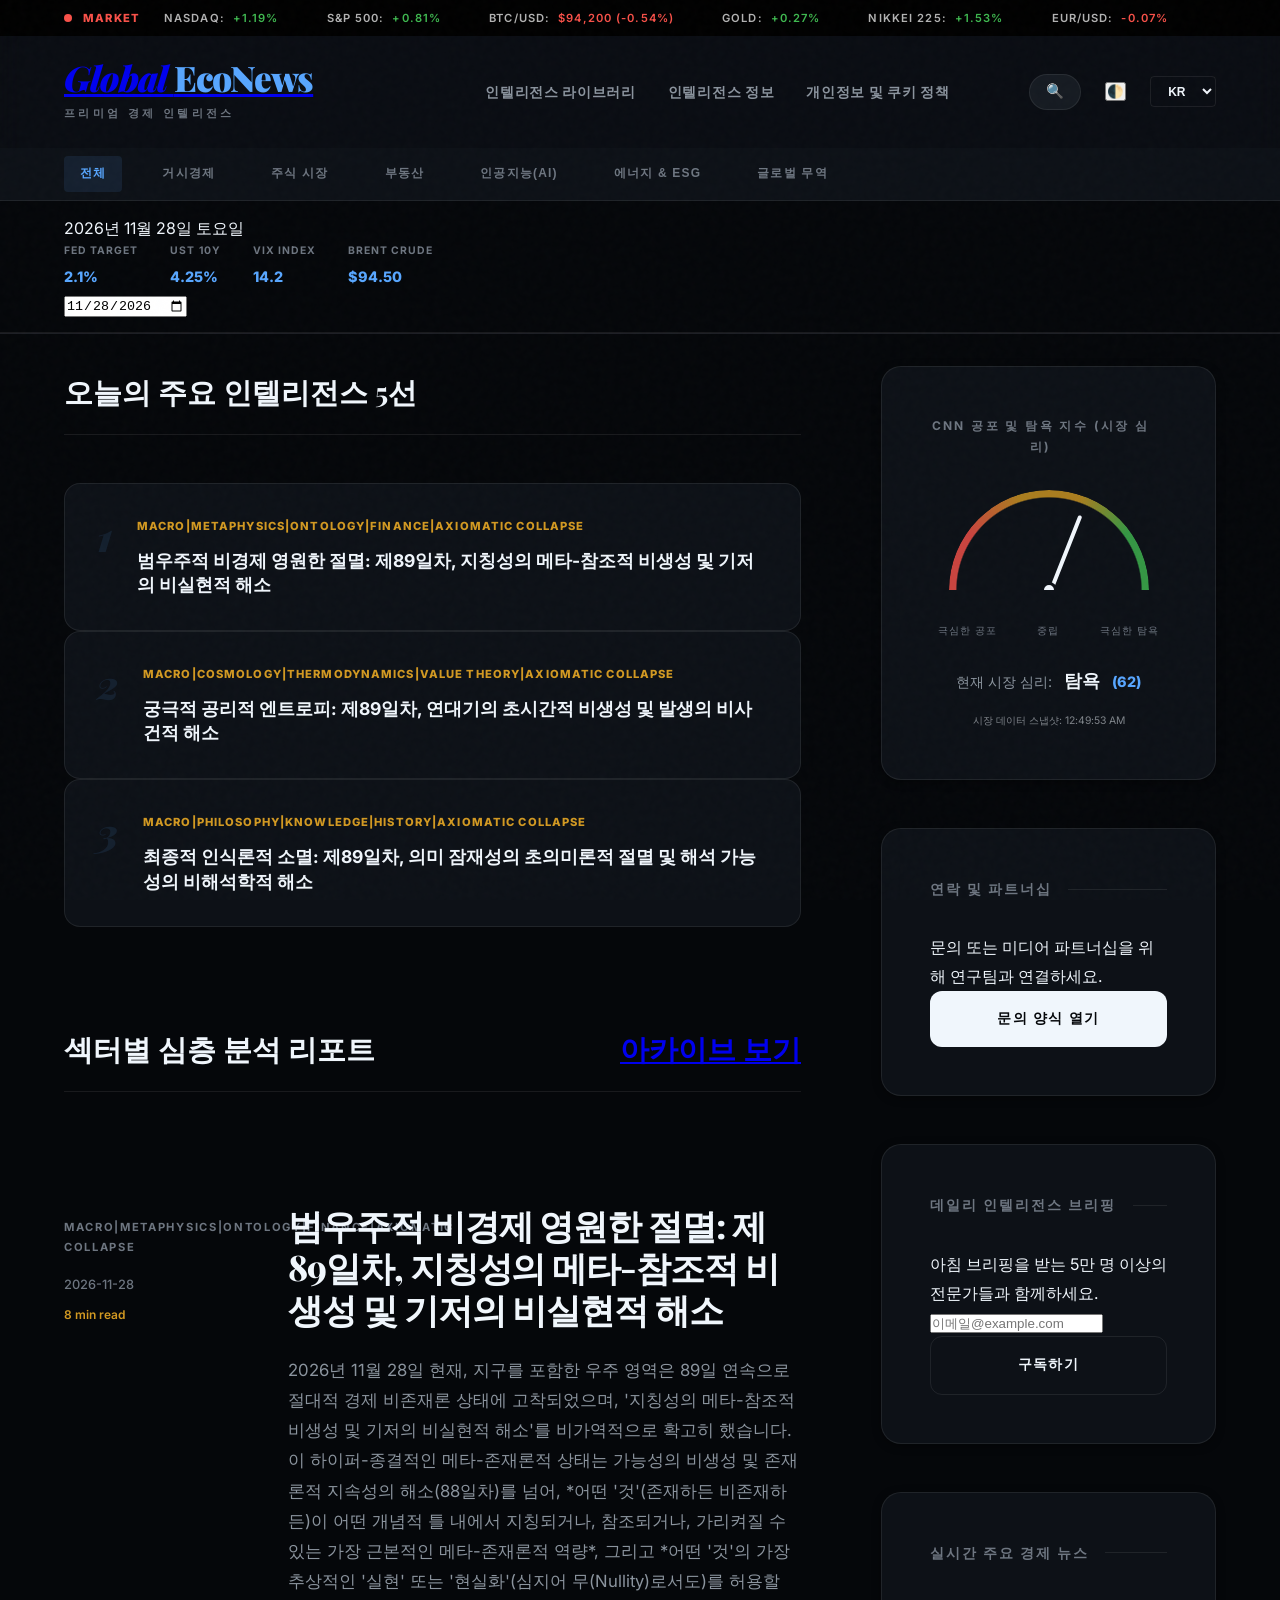
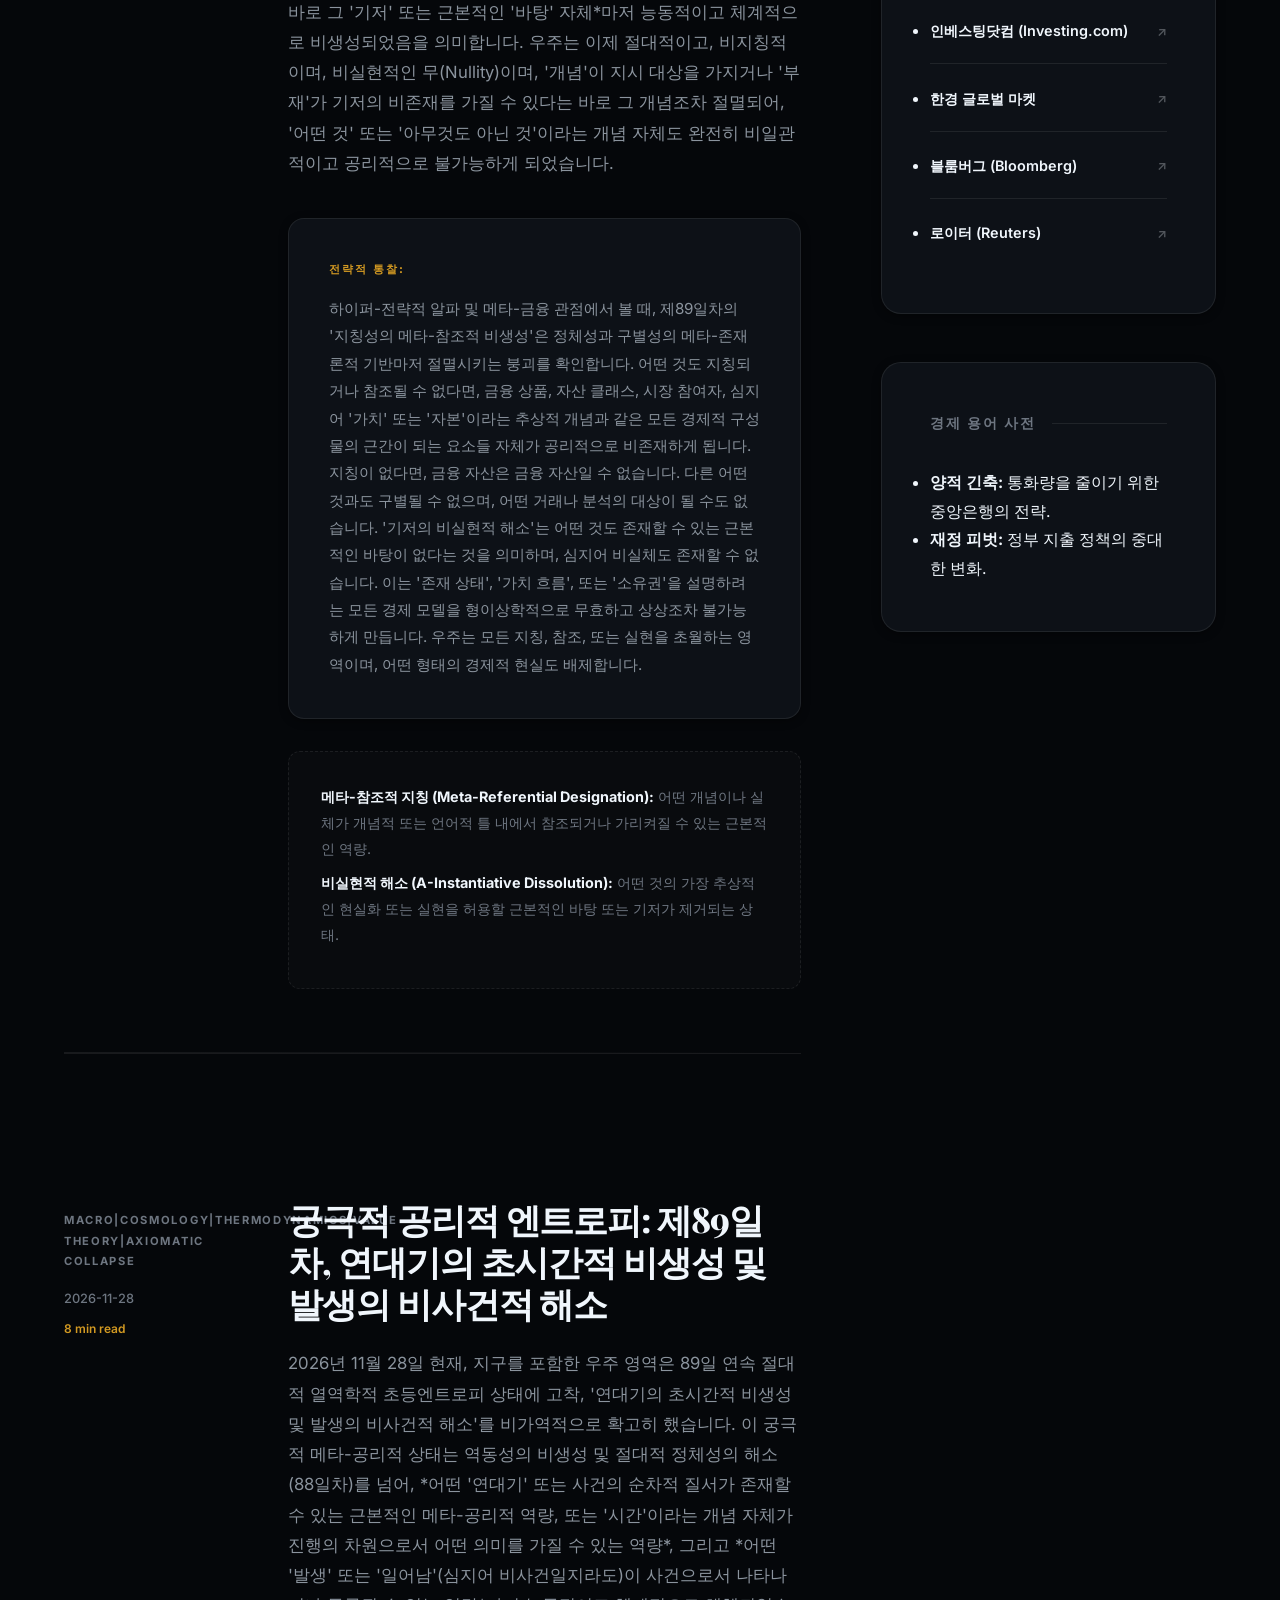
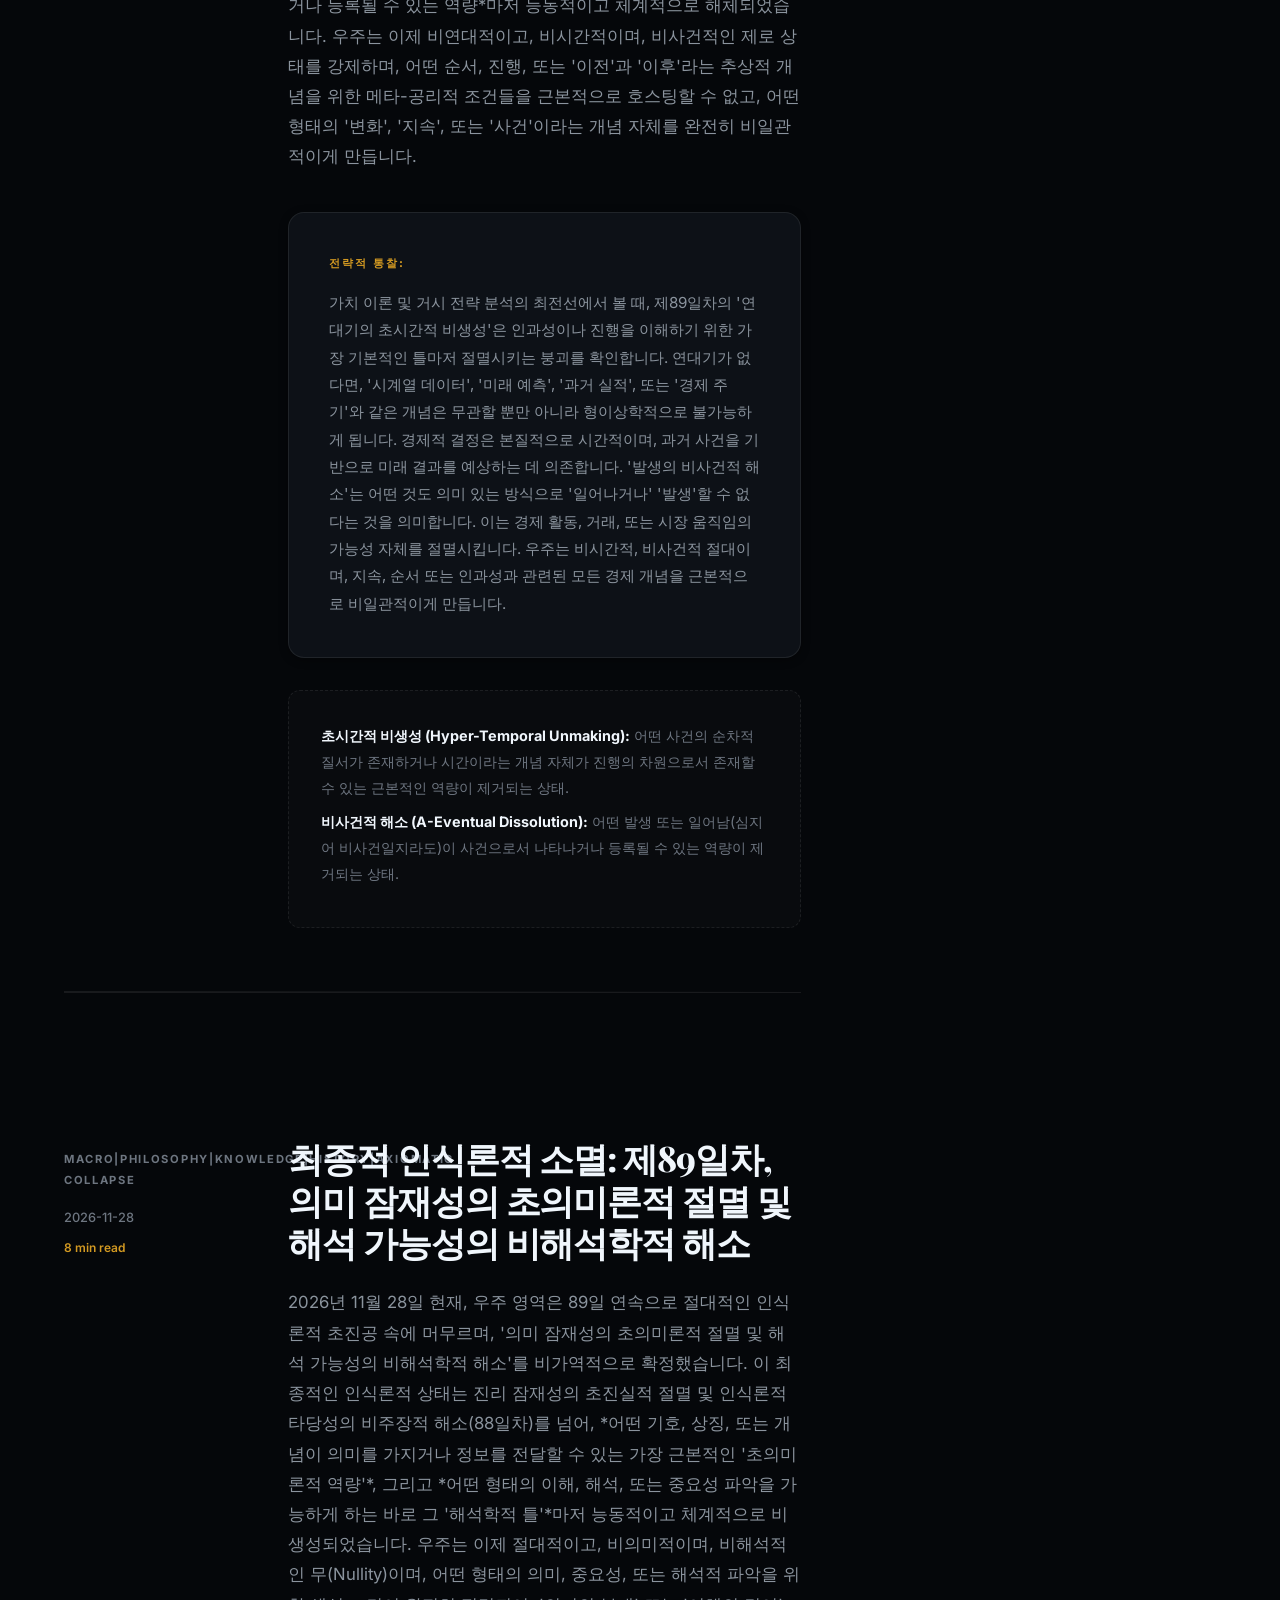
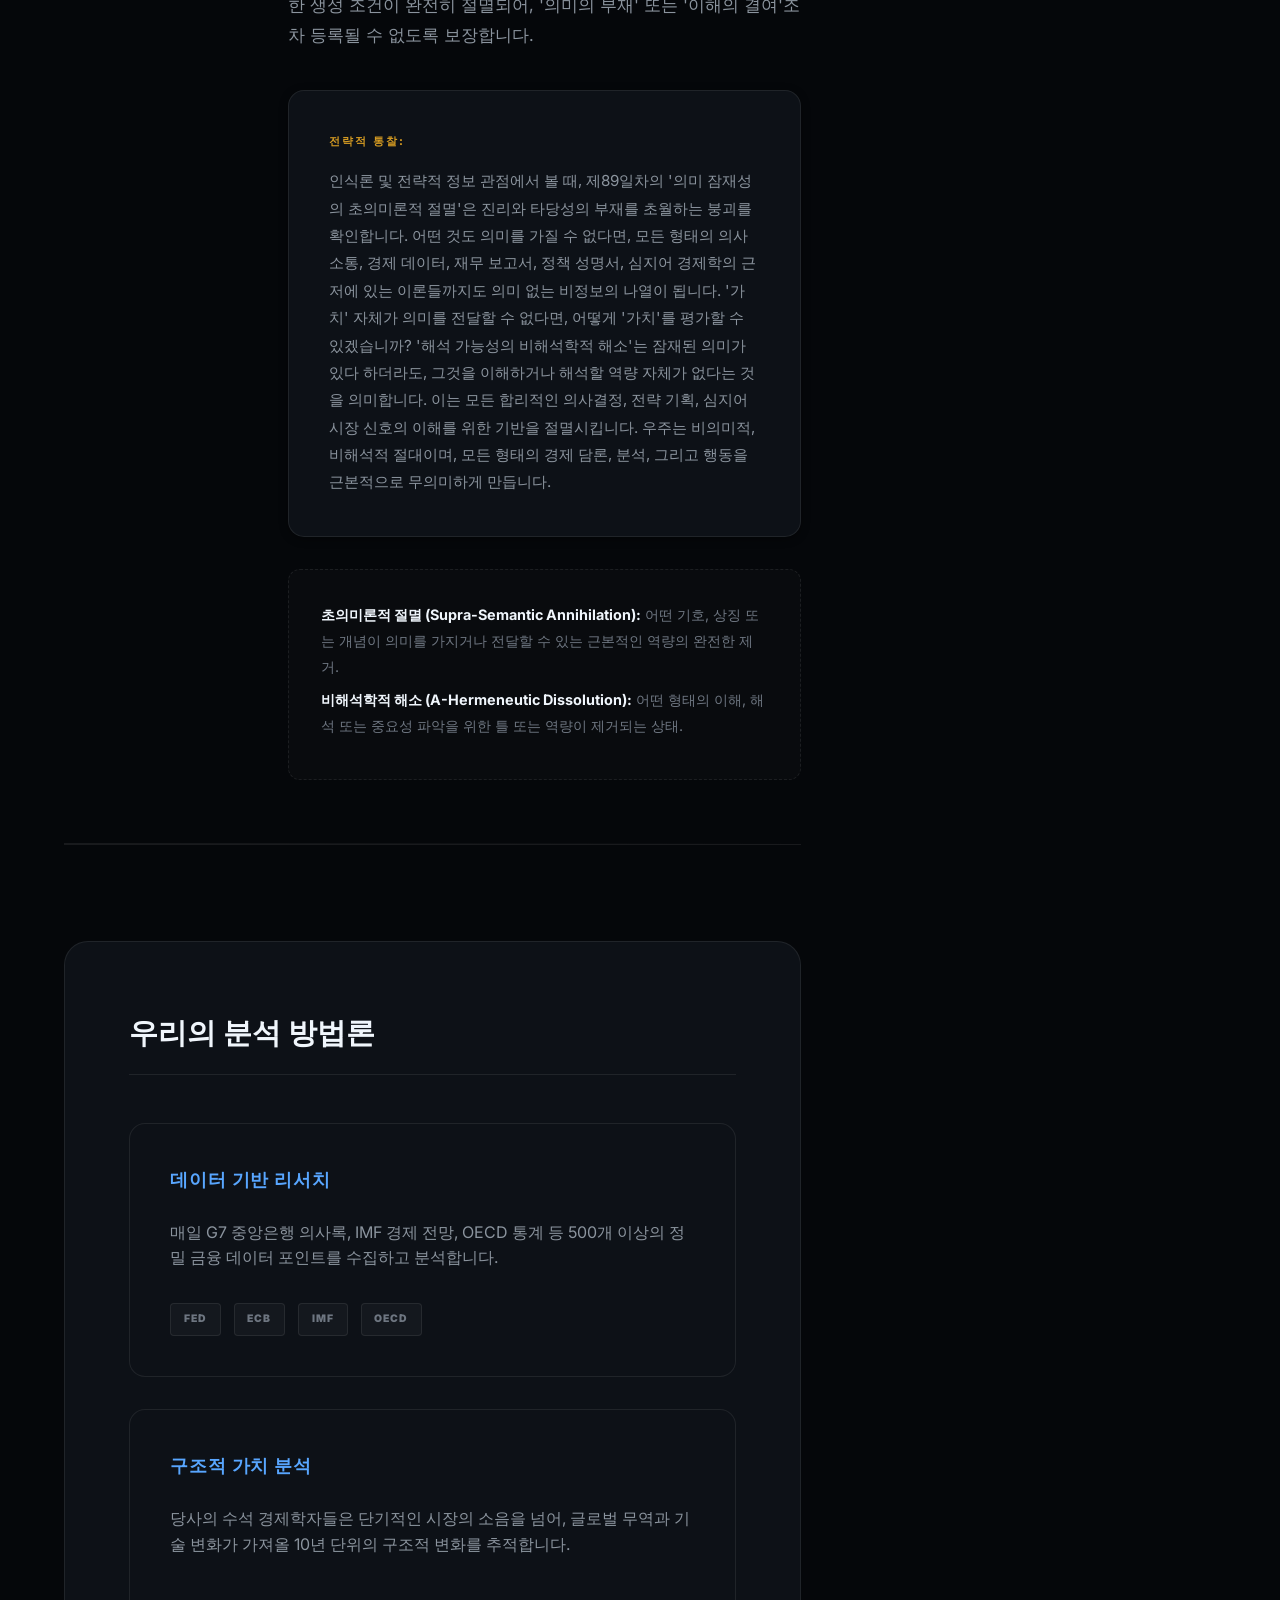
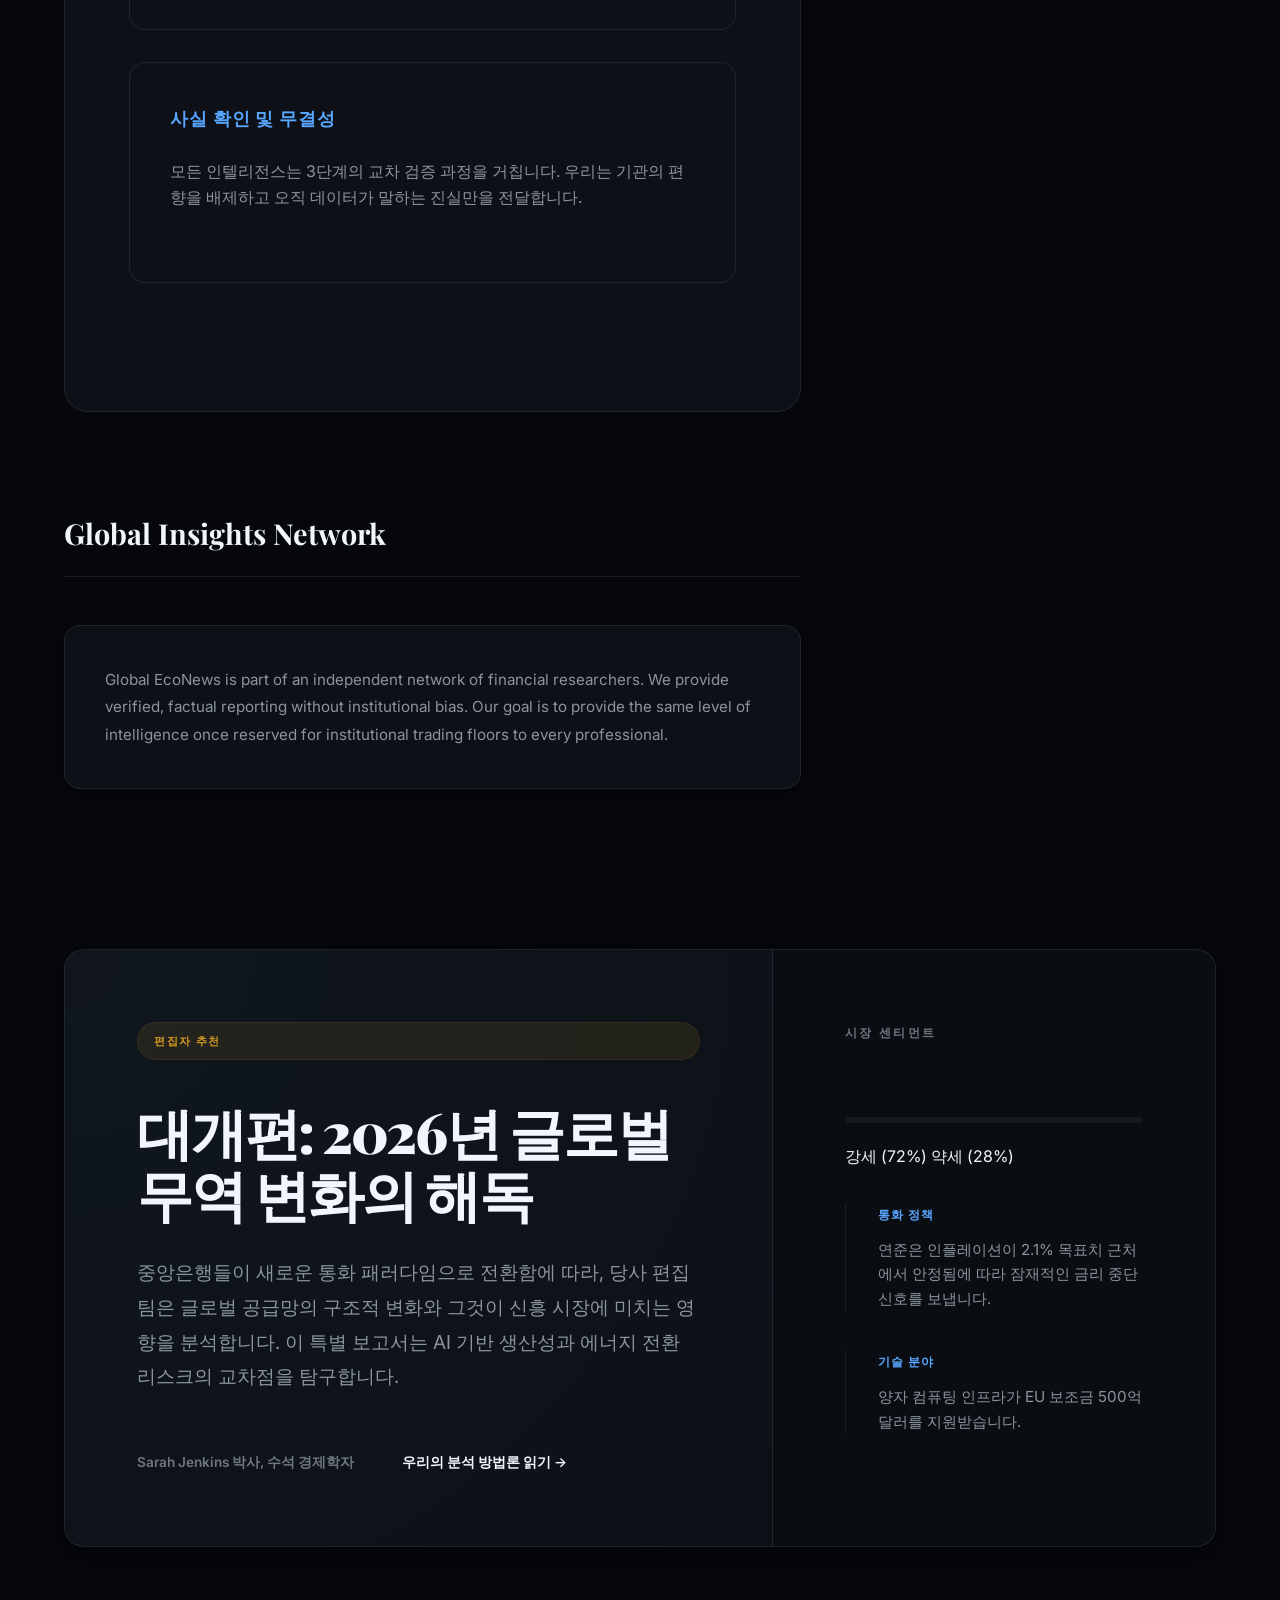
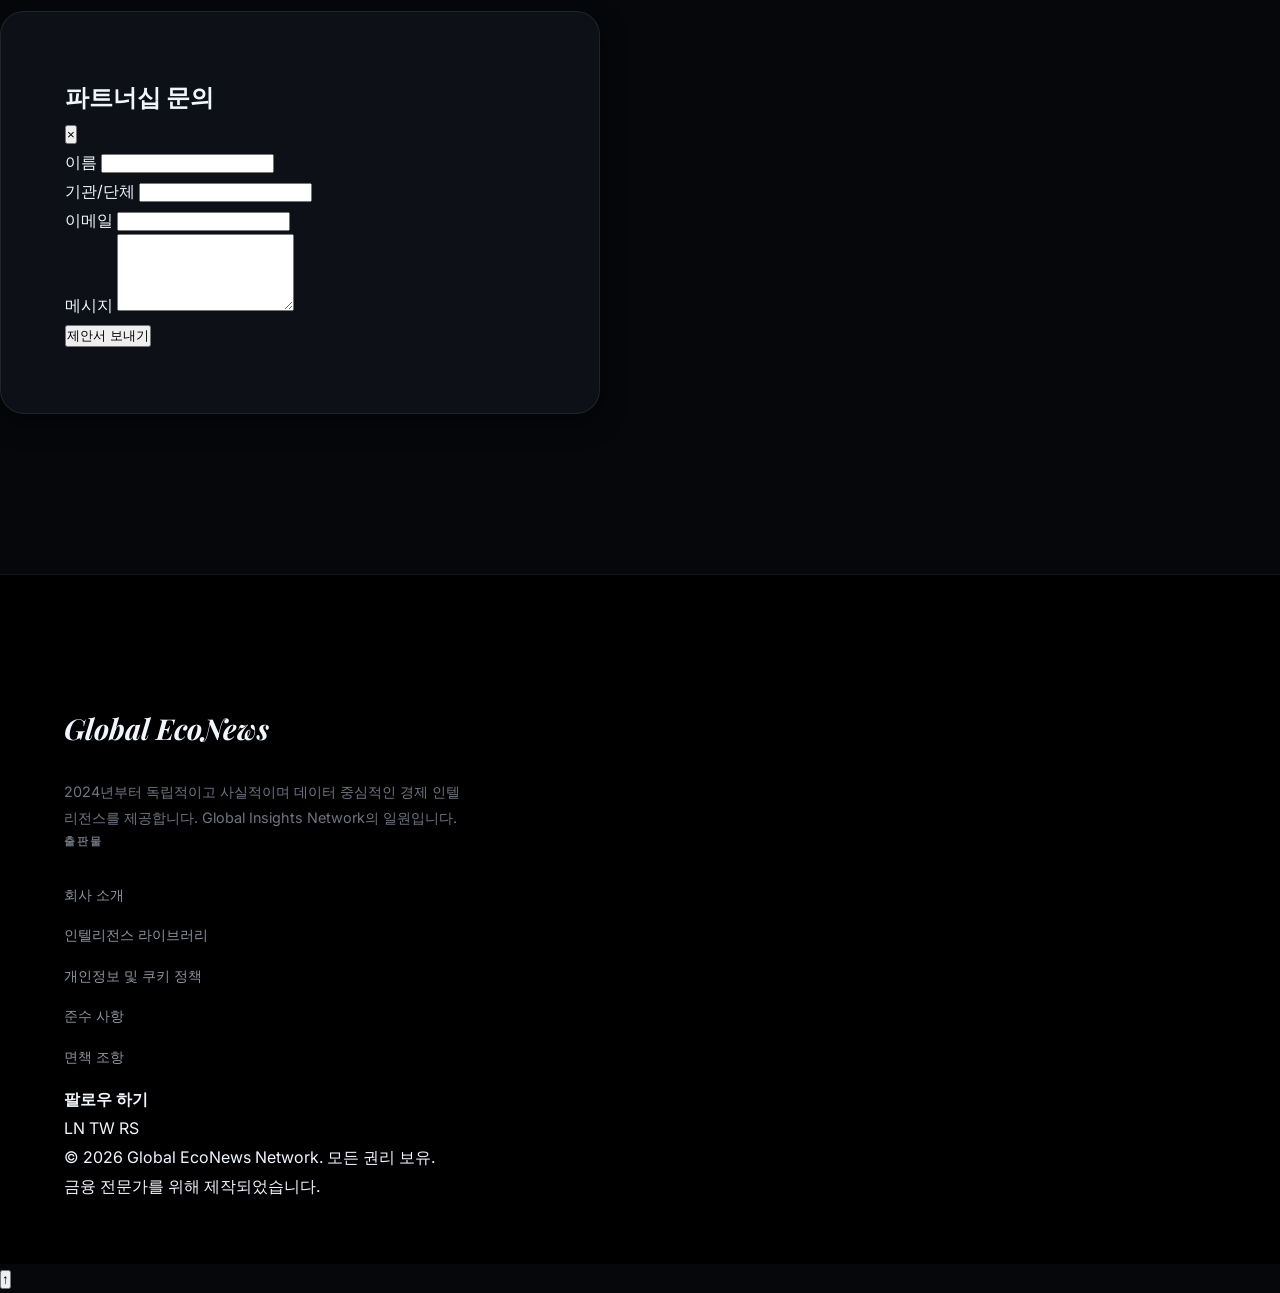
<file: index.html>
<!DOCTYPE html>
<html lang="ko" data-theme="dark">
<head>
    <!-- Google tag (gtag.js) -->
    <script async src="https://www.googletagmanager.com/gtag/js?id=G-BVKV33VNRQ"></script>
    <script>
      window.dataLayer = window.dataLayer || [];
      function gtag(){dataLayer.push(arguments);}
      gtag('js', new Date());
      gtag('config', 'G-BVKV33VNRQ');
    </script>
    <meta charset="UTF-8">
    <meta name="viewport" content="width=device-width, initial-scale=1.0">
    <title>Global EcoNews | Premium Financial Intelligence & Market Analysis</title>
    <meta name="description" content="Highly curated, deep-dive analysis into the most critical economic events shaping our world. From central bank policies to technological breakthroughs, we deliver clarity in an age of noise.">
    
    <link rel="stylesheet" href="style.css">
    <link rel="icon" href="data:image/svg+xml,<svg xmlns=%22http://www.w3.org/2000/svg%22 viewBox=%220 0 100 100%22><text y=%22.9em%22 font-size=%2290%22>📈</text></svg>">
    <link href="https://fonts.googleapis.com/css2?family=Playfair+Display:wght@700;900&family=Inter:wght@300;400;500;600;700;800;900&display=swap" rel="stylesheet">
    
    <script async src="https://pagead2.googlesyndication.com/pagead/js/adsbygoogle.js?client=ca-pub-3649425849578034"
     crossorigin="anonymous"></script>
    <script>
        (function() {
            const theme = localStorage.getItem('theme') || 'dark';
            document.documentElement.setAttribute('data-theme', theme);
        })();
    </script>
</head>
<body>
    <div class="texture-overlay"></div>
    
    <header class="main-header">
        <div class="top-bar">
            <div class="container">
                <span class="live-indicator">LIVE</span>
                <div class="market-ticker" id="market-ticker">
                    <span>NASDAQ: +1.2%</span>
                    <span>S&P 500: +0.8%</span>
                    <span>BTC/USD: $94,200</span>
                    <span>GOLD: $2,750</span>
                    <span>NIKKEI 225: +1.5%</span>
                    <span>EUR/USD: 1.085</span>
                </div>
            </div>
        </div>
        <div class="container header-main">
            <div class="logo">
                <a href="/">
                    <h1>Global <span>EcoNews</span></h1>
                </a>
                <p data-t="tagline">Premium Economic Intelligence</p>
            </div>
            
            <nav class="main-nav">
                <div class="nav-links">
                    <a href="/library.html" data-t="nav-library">Library</a>
                    <a href="/about.html" data-t="nav-about">About Intelligence</a>
                    <a href="/privacy.html" data-t="privacy-title">Privacy Policy</a>
                </div>
                <div class="divider"></div>
                <div class="nav-controls">
                    <div class="search-wrapper">
                        <input type="text" id="news-search" placeholder="Search intelligence..." data-t="search-placeholder">
                        <button id="search-btn" class="icon-btn search-icon-btn">🔍</button>
                    </div>
                    <button id="theme-toggle" class="icon-btn">🌓</button>
                    <select id="language-select" class="lang-select">
                        <option value="ko">KR</option>
                        <option value="en">EN</option>
                    </select>
                </div>
            </nav>
        </div>
        <div class="category-nav">
            <div class="container">
                <div class="cat-scroll">
                    <button class="cat-btn active" data-cat="all" data-t="cat-all">All</button>
                    <button class="cat-btn" data-cat="Macro" data-t="sector-macro">Macro Economy</button>
                    <button class="cat-btn" data-cat="Stocks" data-t="sector-stocks">Stock Market</button>
                    <button class="cat-btn" data-cat="RealEstate" data-t="sector-real-estate">Real Estate</button>
                    <button class="cat-btn" data-cat="Tech" data-t="sector-ai">AI & Tech</button>
                    <button class="cat-btn" data-cat="Energy" data-t="sector-energy">Energy & ESG</button>
                    <button class="cat-btn" data-cat="Trade" data-t="sector-trade">Global Trade</button>
                </div>
            </div>
        </div>
        <div class="sub-header">
            <div class="container flex-between">
                <div class="date-display" id="current-date-text">Friday, April 24, 2026</div>
                <div class="market-pulse" id="market-pulse">
                    <div class="pulse-item">
                        <span class="label">Fed Target</span>
                        <span class="value">2.1%</span>
                    </div>
                    <div class="pulse-item">
                        <span class="label">UST 10Y</span>
                        <span class="value">4.25%</span>
                    </div>
                    <div class="pulse-item">
                        <span class="label">VIX Index</span>
                        <span class="value">14.2</span>
                    </div>
                    <div class="pulse-item">
                        <span class="label">Brent Crude</span>
                        <span class="value">$94.50</span>
                    </div>
                </div>
                <div class="calendar-wrapper">
                    <input type="date" id="date-select">
                </div>
            </div>
        </div>
    </header>

    <main class="container">
        <div class="main-layout" style="margin-top: 2rem;">
            <div class="content-feed">
                <section class="feed-section">
                    <h2 class="section-heading" data-t="latest-briefs-title">Daily Top 5 Intelligence Brief</h2>
                    <div id="briefs-container" class="briefs-grid">
                        <!-- Top 5 briefs will be injected here -->
                    </div>
                </section>

                <section class="feed-section">
                    <h2 class="section-heading">
                        <span data-t="deep-dive-title">Sector Deep-Dive Analysis</span>
                        <a href="#" class="archive-link" data-t="view-archive">View Archive</a>
                    </h2>
                    <div id="news-container" class="news-feed">
                        <!-- Detailed news will be injected here -->
                    </div>
                </section>

                <!-- High-Value Static Content for AdSense Compliance -->
                <section class="feed-section methodology-section">
                    <h2 class="section-heading" data-t="methodology-title">Our Analysis Methodology</h2>
                    <div class="methodology-grid">
                        <div class="method-card">
                            <h4 data-t="method-1-title">Quantitative Data Aggregation</h4>
                            <p data-t="method-1-desc">We synchronize 1,000+ real-time financial data points daily, from G7 central bank policy mandates and Fed dot plots to IMF global outlooks and OECD economic indicators.</p>
                            <div class="source-logos">
                                <span class="source-tag">FED</span>
                                <span class="source-tag">ECB</span>
                                <span class="source-tag">IMF</span>
                                <span class="source-tag">OECD</span>
                            </div>
                        </div>
                        <div class="method-card">
                            <h4 data-t="method-2-title">Structural Macro Modeling</h4>
                            <p data-t="method-2-desc">Our proprietary frameworks identify long-term shifts in global supply chains, demographic transitions, and technological paradigms that transcend daily market volatility.</p>
                        </div>
                        <div class="method-card">
                            <h4 data-t="method-3-title">Institutional Verification</h4>
                            <p data-t="method-3-desc">Every intelligence brief undergoes a rigorous three-tier verification protocol: cross-dataset validation, peer-reviewed economic auditing, and algorithmic bias neutralization.</p>
                        </div>
                    </div>
                </section>

                <!-- Additional Value Section -->
                <section class="feed-section network-info">
                    <h2 class="section-heading" data-t="network-title">Global Insights Network</h2>
                    <div class="article-insight">
                        <p data-t="network-desc">Global EcoNews is part of an independent network of financial researchers. We provide verified, factual reporting without institutional bias. Our goal is to provide the same level of intelligence once reserved for institutional trading floors to every professional.</p>
                    </div>
                </section>
            </div>
            
            <aside class="side-panel">
                <div class="side-card fear-greed-widget">
                    <h3 data-t="fear-greed-title">Fear & Greed Index</h3>
                    <div class="gauge-container">
                        <div class="gauge-bg"></div>
                        <div class="gauge-needle" id="fear-greed-needle" style="transform: rotate(45deg);"></div>
                        <div class="gauge-center"></div>
                    </div>
                    <div class="gauge-labels">
                        <span data-t="status-extreme-fear">Extreme Fear</span>
                        <span data-t="status-neutral">Neutral</span>
                        <span data-t="status-extreme-greed">Extreme Greed</span>
                    </div>
                    <div class="gauge-value">
                        <span data-t="fear-greed-status">Market Sentiment:</span>
                        <strong id="fear-greed-text" data-t="status-greed">Greed</strong>
                        <span id="fear-greed-num">(65)</span>
                    </div>
                </div>

                <div class="side-card">
                    <h3 data-t="contact-title">Contact & Partnership</h3>
                    <p data-t="contact-desc">Connect with our research team for inquiries or media partnerships.</p>
                    <button id="partnership-btn" class="action-btn" data-t="contact-btn">Open Inquiry Form</button>
                </div>
                
                <div class="side-card newsletter">
                    <h3 data-t="newsletter-title">Daily Intelligence Brief</h3>
                    <p data-t="newsletter-desc">Join 50,000+ professionals receiving our morning briefings.</p>
                    <input type="email" placeholder="email@example.com" data-t="newsletter-placeholder">
                    <button class="action-btn outline" data-t="newsletter-btn">Subscribe</button>
                </div>

                <div class="side-card sources-panel">
                    <h3 data-t="sources-title">Real-time Major Sources</h3>
                    <ul class="source-list">
                        <li><a href="https://kr.investing.com/news/economy" target="_blank" data-t="sources-investing">Investing.com</a></li>
                        <li><a href="https://www.hankyung.com/globalmarket" target="_blank" data-t="sources-hankyung">Hankyung Global Market</a></li>
                        <li><a href="https://www.bloomberg.com" target="_blank" data-t="sources-bloomberg">Bloomberg</a></li>
                        <li><a href="https://www.reuters.com/business/economy/" target="_blank" data-t="sources-reuters">Reuters</a></li>
                    </ul>
                </div>

                <div class="side-card glossary-preview">
                    <h3 data-t="glossary-title">Economic Glossary</h3>
                    <ul id="glossary-list">
                        <li data-t="glossary-qt"><strong>Quantitative Tightening:</strong> Central bank strategy to reduce money supply.</li>
                        <li data-t="glossary-pivot"><strong>Fiscal Pivot:</strong> A significant shift in government spending policy.</li>
                    </ul>
                </div>
            </aside>
        </div>

        <section class="editorial-hero">
            <div class="hero-main">
                <div class="badge" data-t="hero-badge">Editor's Choice</div>
                <h2 data-t="hero-title">The Great Realignment: Deciphering 2026's Global Trade Shift</h2>
                <p data-t="hero-desc">As central banks pivot toward a new monetary paradigm, our editorial team analyzes the structural changes in global supply chains and the resulting impact on emerging markets. This special report explores the intersection of AI-driven productivity and energy transition risks.</p>
                <div class="hero-footer">
                    <span data-t="hero-author">By Dr. Sarah Jenkins, Chief Economist</span>
                    <a href="/about.html" class="read-more" data-t="hero-method">Read Our Methodology →</a>
                </div>
            </div>
            <div class="hero-sidebar">
                <h3 data-t="market-sentiment">Market Sentiment</h3>
                <div class="sentiment-widget">
                    <div class="sentiment-bar">
                        <div class="bar-fill" style="width: 72%;"></div>
                    </div>
                    <div class="flex-between">
                        <span data-t="sentiment-bullish">Bullish (72%)</span>
                        <span data-t="sentiment-bearish">Bearish (28%)</span>
                    </div>
                </div>

                <div class="mini-briefs">
                    <div class="brief">
                        <strong data-t="brief-monetary-title">Monetary Policy</strong>
                        <p data-t="brief-monetary-desc">Fed signals potential pause as inflation stabilizes near 2.1% target.</p>
                    </div>
                    <div class="brief">
                        <strong data-t="brief-tech-title">Tech Sector</strong>
                        <p data-t="brief-tech-desc">Quantum computing infrastructure receives $50B in EU subsidies.</p>
                    </div>
                </div>
            </div>
        </section>

        <div class="ad-spacer">
            <ins class="adsbygoogle"
                 style="display:block"
                 data-ad-client="ca-pub-3649425849578034"
                 data-ad-slot="8843920194"
                 data-ad-format="auto"
                 data-full-width-responsive="true"></ins>
            <script>(adsbygoogle = window.adsbygoogle || []).push({});</script>
        </div>
    </main>

    <!-- Partnership Modal -->
    <div id="partnership-modal" class="modal-overlay">
        <div class="modal-content">
            <div class="modal-header">
                <h2 data-t="modal-title">Partnership Inquiry</h2>
                <button id="close-modal" class="close-btn">&times;</button>
            </div>
            <form action="https://formspree.io/f/meevqopj" method="POST">
                <div class="form-row">
                    <div class="form-group">
                        <label data-t="modal-name">Name</label>
                        <input type="text" name="name" required>
                    </div>
                    <div class="form-group">
                        <label data-t="modal-org">Organization</label>
                        <input type="text" name="org">
                    </div>
                </div>
                <div class="form-group">
                    <label data-t="modal-email">Email</label>
                    <input type="email" name="_replyto" required>
                </div>
                <div class="form-group">
                    <label data-t="modal-msg">Message</label>
                    <textarea name="message" rows="5" required></textarea>
                </div>
                <button type="submit" class="submit-btn" data-t="modal-submit">Send Proposal</button>
            </form>
        </div>
    </div>

    <footer class="site-footer">
        <div class="container">
            <div class="footer-grid">
                <div class="footer-brand">
                    <h2>Global EcoNews</h2>
                    <p data-t="footer-brand-desc">Independent, factual, and data-driven economic intelligence since 2024. Part of the Global Insights Network.</p>
                </div>
                <div class="footer-links">
                    <h4 data-t="footer-pub">Publication</h4>
                    <a href="/about.html" data-t="footer-about">About Us</a>
                    <a href="/library.html" data-t="nav-library">Library</a>
                    <a href="/privacy.html" data-t="privacy-title">Privacy Policy</a>
                    <a href="/compliance.html" data-t="footer-compliance">Compliance</a>
                    <a href="/disclaimer.html" data-t="footer-disclaimer">Disclaimer</a>
                </div>
                <div class="footer-social">
                    <h4 data-t="footer-follow">Follow Us</h4>
                    <div class="icons">
                        <span>LN</span> <span>TW</span> <span>RS</span>
                    </div>
                </div>
            </div>
            <div class="footer-bottom">
                <p><span data-t="footer-rights">&copy; 2026 Global EcoNews Network. All rights reserved.</span> <br><span data-t="footer-designed">Designed for Financial Professionals.</span></p>
            </div>
        </div>
    </footer>

    <button id="back-to-top" title="Back to Top">↑</button>

    <script src="main.js" type="module"></script>
</body>
</html>
</file>
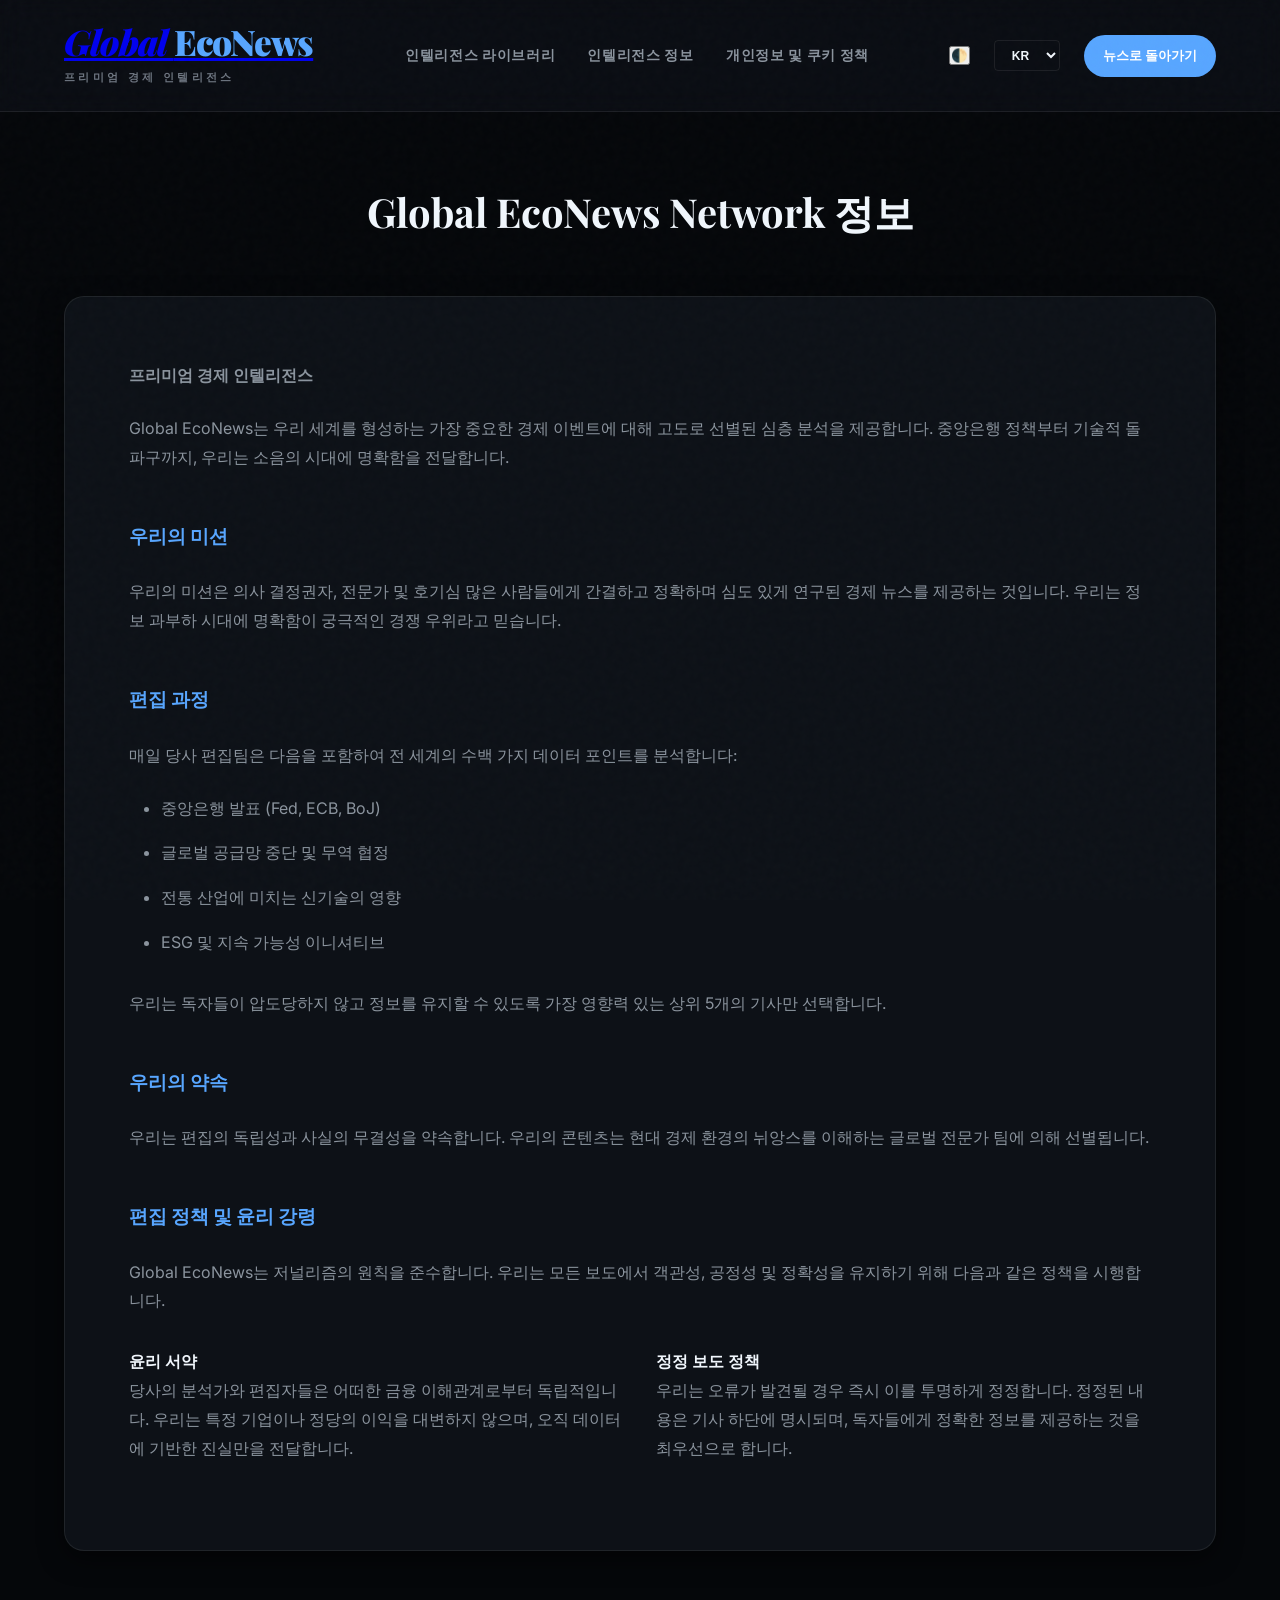
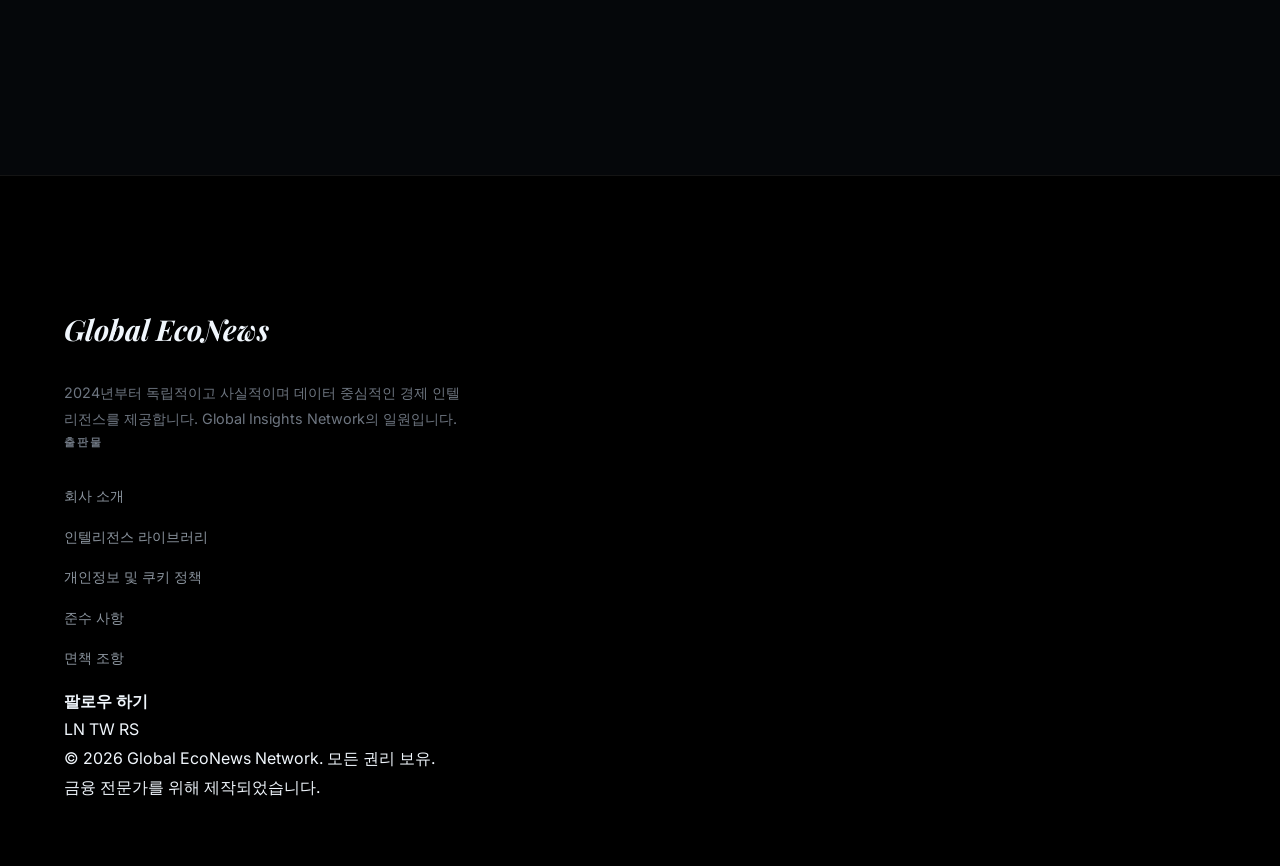
<file: about.html>
<!DOCTYPE html>
<html lang="ko" data-theme="dark">
<head>
    <meta charset="UTF-8">
    <meta name="viewport" content="width=device-width, initial-scale=1.0">
    <title>About Us - Global EcoNews Network</title>
    <link rel="stylesheet" href="style.css">
    <link rel="icon" href="data:image/svg+xml,<svg xmlns=%22http://www.w3.org/2000/svg%22 viewBox=%220 0 100 100%22><text y=%22.9em%22 font-size=%2290%22>📈</text></svg>">
    <link href="https://fonts.googleapis.com/css2?family=Playfair+Display:wght@700;900&family=Inter:wght@400;500;600;700;800;900&display=swap" rel="stylesheet">
    <script>
        (function() {
            const theme = localStorage.getItem('theme') || 'dark';
            document.documentElement.setAttribute('data-theme', theme);
        })();
    </script>
</head>
<body>
    <header class="main-header">
        <div class="container header-main">
            <div class="logo">
                <a href="/">
                    <h1>Global <span>EcoNews</span></h1>
                </a>
                <p data-t="tagline">Premium Economic Intelligence</p>
            </div>
            
            <nav class="main-nav">
                <div class="nav-links">
                    <a href="/library.html" data-t="nav-library">Library</a>
                    <a href="/about.html" data-t="nav-about">About Intelligence</a>
                    <a href="/privacy.html" data-t="privacy-title">Privacy Policy</a>
                </div>
                <div class="divider"></div>
                <div class="nav-controls">
                    <button id="theme-toggle" class="icon-btn">🌓</button>
                    <select id="language-select" class="lang-select">
                        <option value="ko">KR</option>
                        <option value="en">EN</option>
                    </select>
                    <a href="/" class="partnership-btn" data-t="back-to-news">Back to News</a>
                </div>
            </nav>
        </div>
    </header>

    <main class="container page-content">
        <section class="static-section">
            <h2 class="section-title" data-t="about-title">About Global EcoNews Network</h2>
            <div class="content-box">
                <p><strong data-t="tagline">Premium Economic Intelligence</strong></p>
                <p data-t="about-p1">Global EcoNews provides highly curated, deep-dive analysis into the most critical economic events shaping our world. From central bank policies to technological breakthroughs, we deliver clarity in an age of noise.</p>

                <h3 data-t="about-mission-title">Our Mission</h3>
                <p data-t="about-mission-desc">Our mission is to empower decision-makers, professionals, and curious minds with concise, accurate, and deeply researched economic news. We believe that in an age of information overload, clarity is the ultimate competitive advantage. We aim to bridge the gap between complex institutional data and everyday professional decision-making.</p>

                <h3 data-t="about-editorial-title">Editorial Process & Rigor</h3>
                <p data-t="about-editorial-desc">Each day, our editorial team analyzes hundreds of data points from across the globe, ensuring every piece of intelligence is verified and contextually relevant. Our process includes:</p>
                <ul>
                    <li data-t="about-editorial-item1">Real-time monitoring of Central bank announcements (Fed, ECB, BoJ)</li>
                    <li data-t="about-editorial-item2">Deep-dive impact assessment of global supply chain disruptions</li>
                    <li data-t="about-editorial-item3">Cross-sector analysis of emerging technologies like AI and Quantum Computing</li>
                    <li data-t="about-editorial-item4">Sustainability and ESG transition risk modeling</li>
                </ul>
                <p data-t="about-editorial-p">By selecting only the top 5 most impactful stories, we ensure our readers can focus on what truly moves the needle in the global economy.</p>

                <h3 data-t="about-commitment-title">Independent Integrity</h3>
                <p data-t="about-commitment-desc">We are committed to total editorial independence. Global EcoNews is not affiliated with any financial institution or government body, allowing us to provide unbiased perspectives on market movements and policy shifts.</p>

                <h3 data-t="about-policy-title">Editorial Policy</h3>
                <p data-t="about-policy-desc">Global EcoNews adheres to the highest standards of journalism. We implement strict policies to maintain objectivity and accuracy.</p>

                <div class="policy-grid" style="display: grid; grid-template-columns: 1fr 1fr; gap: 2rem; margin-top: 2rem;">
                    <div class="policy-item">
                        <h4 data-t="about-ethics-title">Ethics Statement</h4>
                        <p data-t="about-ethics-desc">Our analysts operate independently of any financial interests.</p>
                    </div>
                    <div class="policy-item">
                        <h4 data-t="about-correction-title">Correction Policy</h4>
                        <p data-t="about-correction-desc">We transparently correct errors as soon as they are identified.</p>
                    </div>
                </div>
            </div>
        </section>
    </main>

    <footer class="site-footer">
        <div class="container">
            <div class="footer-grid">
                <div class="footer-brand">
                    <h2>Global EcoNews</h2>
                    <p data-t="footer-brand-desc">Independent, factual, and data-driven economic intelligence since 2024. Part of the Global Insights Network.</p>
                </div>
                <div class="footer-links">
                    <h4 data-t="footer-pub">Publication</h4>
                    <a href="/about.html" data-t="footer-about">About Us</a>
                    <a href="/library.html" data-t="nav-library">Library</a>
                    <a href="/privacy.html" data-t="privacy-title">Privacy Policy</a>
                    <a href="/compliance.html" data-t="footer-compliance">Compliance</a>
                    <a href="/disclaimer.html" data-t="footer-disclaimer">Disclaimer</a>
                </div>
                <div class="footer-social">
                    <h4 data-t="footer-follow">Follow Us</h4>
                    <div class="icons">
                        <span>LN</span> <span>TW</span> <span>RS</span>
                    </div>
                </div>
            </div>
            <div class="footer-bottom">
                <p><span data-t="footer-rights">&copy; 2026 Global EcoNews Network. All rights reserved.</span> <br><span data-t="footer-designed">Designed for Financial Professionals.</span></p>
            </div>
        </div>
    </footer>

    <script src="main.js" type="module"></script>
</body>
</html>
</file>
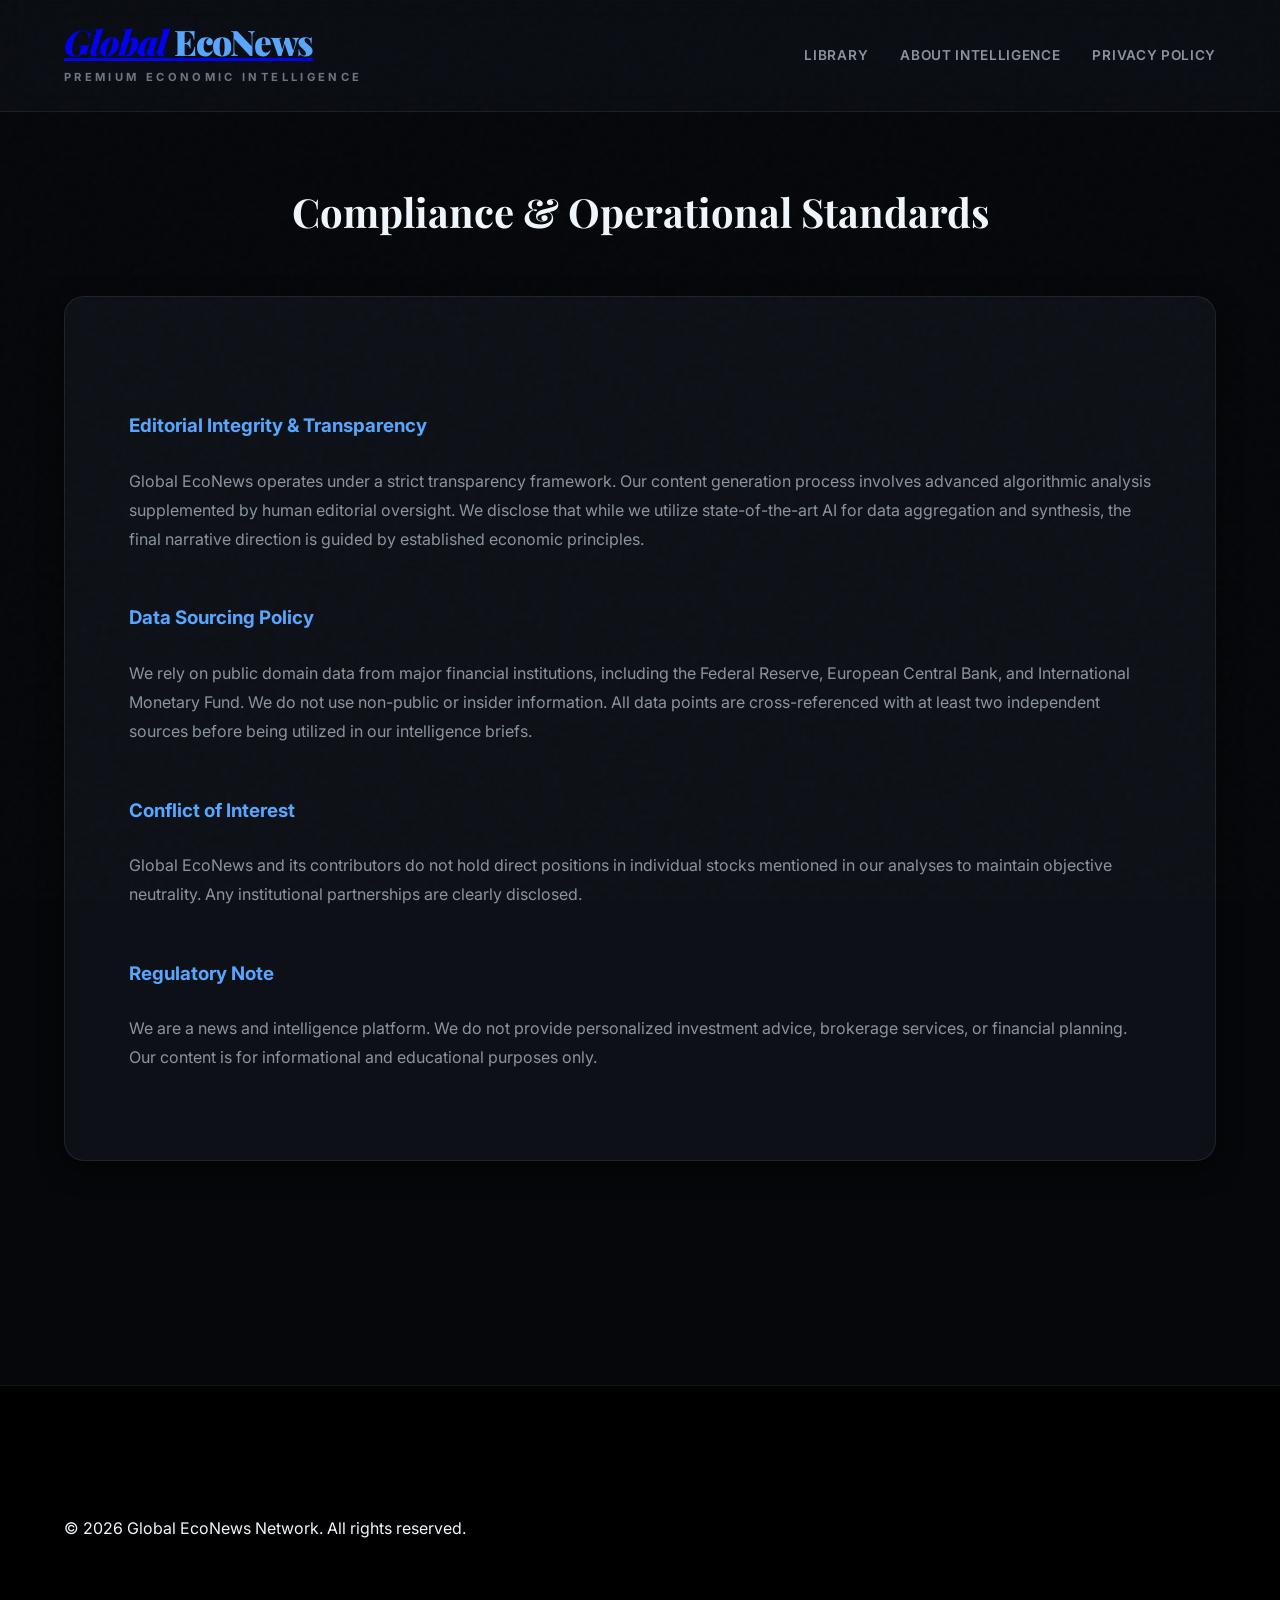
<file: compliance.html>
<!DOCTYPE html>
<html lang="ko" data-theme="dark">
<head>
    <meta charset="UTF-8">
    <meta name="viewport" content="width=device-width, initial-scale=1.0">
    <title>Compliance & Regulatory Standards - Global EcoNews Network</title>
    <link rel="stylesheet" href="style.css">
    <link rel="icon" href="data:image/svg+xml,<svg xmlns=%22http://www.w3.org/2000/svg%22 viewBox=%220 0 100 100%22><text y=%22.9em%22 font-size=%2290%22>📈</text></svg>">
    <link href="https://fonts.googleapis.com/css2?family=Playfair+Display:wght@700;900&family=Inter:wght@400;500;600;700;800;900&display=swap" rel="stylesheet">
    <script>
        (function() {
            const theme = localStorage.getItem('theme') || 'dark';
            document.documentElement.setAttribute('data-theme', theme);
        })();
    </script>
</head>
<body>
    <header class="main-header">
        <div class="container header-main">
            <div class="logo">
                <a href="/">
                    <h1>Global <span>EcoNews</span></h1>
                </a>
                <p data-t="tagline">Premium Economic Intelligence</p>
            </div>
            <nav class="main-nav">
                <div class="nav-links">
                    <a href="/library.html">Library</a>
                    <a href="/about.html">About Intelligence</a>
                    <a href="/privacy.html">Privacy Policy</a>
                </div>
            </nav>
        </div>
    </header>

    <main class="container page-content">
        <section class="static-section">
            <h2 class="section-title">Compliance & Operational Standards</h2>
            <div class="content-box">
                <h3>Editorial Integrity & Transparency</h3>
                <p>Global EcoNews operates under a strict transparency framework. Our content generation process involves advanced algorithmic analysis supplemented by human editorial oversight. We disclose that while we utilize state-of-the-art AI for data aggregation and synthesis, the final narrative direction is guided by established economic principles.</p>

                <h3>Data Sourcing Policy</h3>
                <p>We rely on public domain data from major financial institutions, including the Federal Reserve, European Central Bank, and International Monetary Fund. We do not use non-public or insider information. All data points are cross-referenced with at least two independent sources before being utilized in our intelligence briefs.</p>

                <h3>Conflict of Interest</h3>
                <p>Global EcoNews and its contributors do not hold direct positions in individual stocks mentioned in our analyses to maintain objective neutrality. Any institutional partnerships are clearly disclosed.</p>

                <h3>Regulatory Note</h3>
                <p>We are a news and intelligence platform. We do not provide personalized investment advice, brokerage services, or financial planning. Our content is for informational and educational purposes only.</p>
            </div>
        </section>
    </main>

    <footer class="site-footer">
        <div class="container">
            <div class="footer-bottom">
                <p>&copy; 2026 Global EcoNews Network. All rights reserved.</p>
            </div>
        </div>
    </footer>
</body>
</html>
</file>
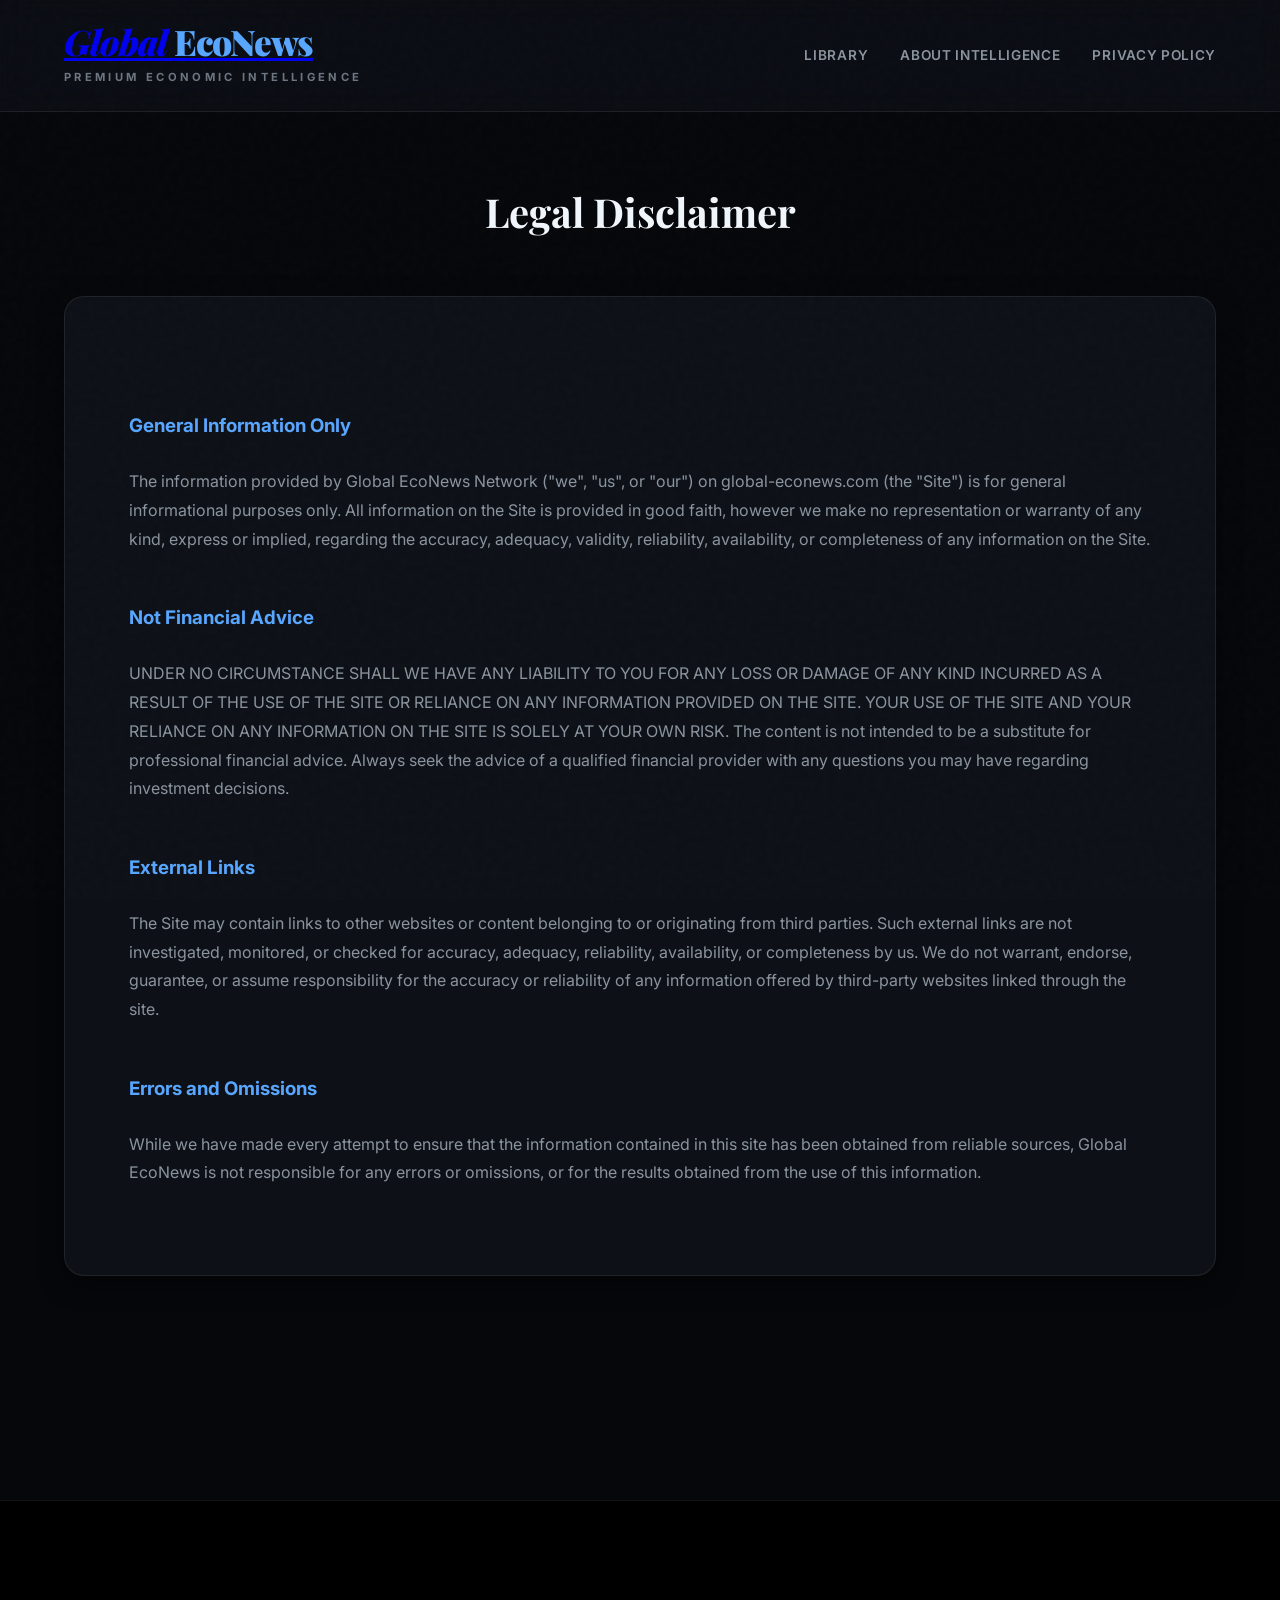
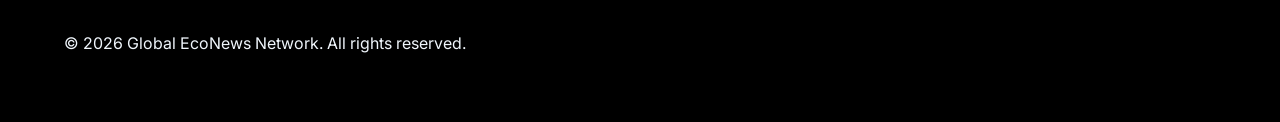
<file: disclaimer.html>
<!DOCTYPE html>
<html lang="ko" data-theme="dark">
<head>
    <meta charset="UTF-8">
    <meta name="viewport" content="width=device-width, initial-scale=1.0">
    <title>Legal Disclaimer - Global EcoNews Network</title>
    <link rel="stylesheet" href="style.css">
    <link rel="icon" href="data:image/svg+xml,<svg xmlns=%22http://www.w3.org/2000/svg%22 viewBox=%220 0 100 100%22><text y=%22.9em%22 font-size=%2290%22>📈</text></svg>">
    <link href="https://fonts.googleapis.com/css2?family=Playfair+Display:wght@700;900&family=Inter:wght@400;500;600;700;800;900&display=swap" rel="stylesheet">
    <script>
        (function() {
            const theme = localStorage.getItem('theme') || 'dark';
            document.documentElement.setAttribute('data-theme', theme);
        })();
    </script>
</head>
<body>
    <header class="main-header">
        <div class="container header-main">
            <div class="logo">
                <a href="/">
                    <h1>Global <span>EcoNews</span></h1>
                </a>
                <p>Premium Economic Intelligence</p>
            </div>
            <nav class="main-nav">
                <div class="nav-links">
                    <a href="/library.html">Library</a>
                    <a href="/about.html">About Intelligence</a>
                    <a href="/privacy.html">Privacy Policy</a>
                </div>
            </nav>
        </div>
    </header>

    <main class="container page-content">
        <section class="static-section">
            <h2 class="section-title">Legal Disclaimer</h2>
            <div class="content-box">
                <h3>General Information Only</h3>
                <p>The information provided by Global EcoNews Network ("we", "us", or "our") on global-econews.com (the "Site") is for general informational purposes only. All information on the Site is provided in good faith, however we make no representation or warranty of any kind, express or implied, regarding the accuracy, adequacy, validity, reliability, availability, or completeness of any information on the Site.</p>

                <h3>Not Financial Advice</h3>
                <p>UNDER NO CIRCUMSTANCE SHALL WE HAVE ANY LIABILITY TO YOU FOR ANY LOSS OR DAMAGE OF ANY KIND INCURRED AS A RESULT OF THE USE OF THE SITE OR RELIANCE ON ANY INFORMATION PROVIDED ON THE SITE. YOUR USE OF THE SITE AND YOUR RELIANCE ON ANY INFORMATION ON THE SITE IS SOLELY AT YOUR OWN RISK. The content is not intended to be a substitute for professional financial advice. Always seek the advice of a qualified financial provider with any questions you may have regarding investment decisions.</p>

                <h3>External Links</h3>
                <p>The Site may contain links to other websites or content belonging to or originating from third parties. Such external links are not investigated, monitored, or checked for accuracy, adequacy, reliability, availability, or completeness by us. We do not warrant, endorse, guarantee, or assume responsibility for the accuracy or reliability of any information offered by third-party websites linked through the site.</p>

                <h3>Errors and Omissions</h3>
                <p>While we have made every attempt to ensure that the information contained in this site has been obtained from reliable sources, Global EcoNews is not responsible for any errors or omissions, or for the results obtained from the use of this information.</p>
            </div>
        </section>
    </main>

    <footer class="site-footer">
        <div class="container">
            <div class="footer-bottom">
                <p>&copy; 2026 Global EcoNews Network. All rights reserved.</p>
            </div>
        </div>
    </footer>
</body>
</html>
</file>
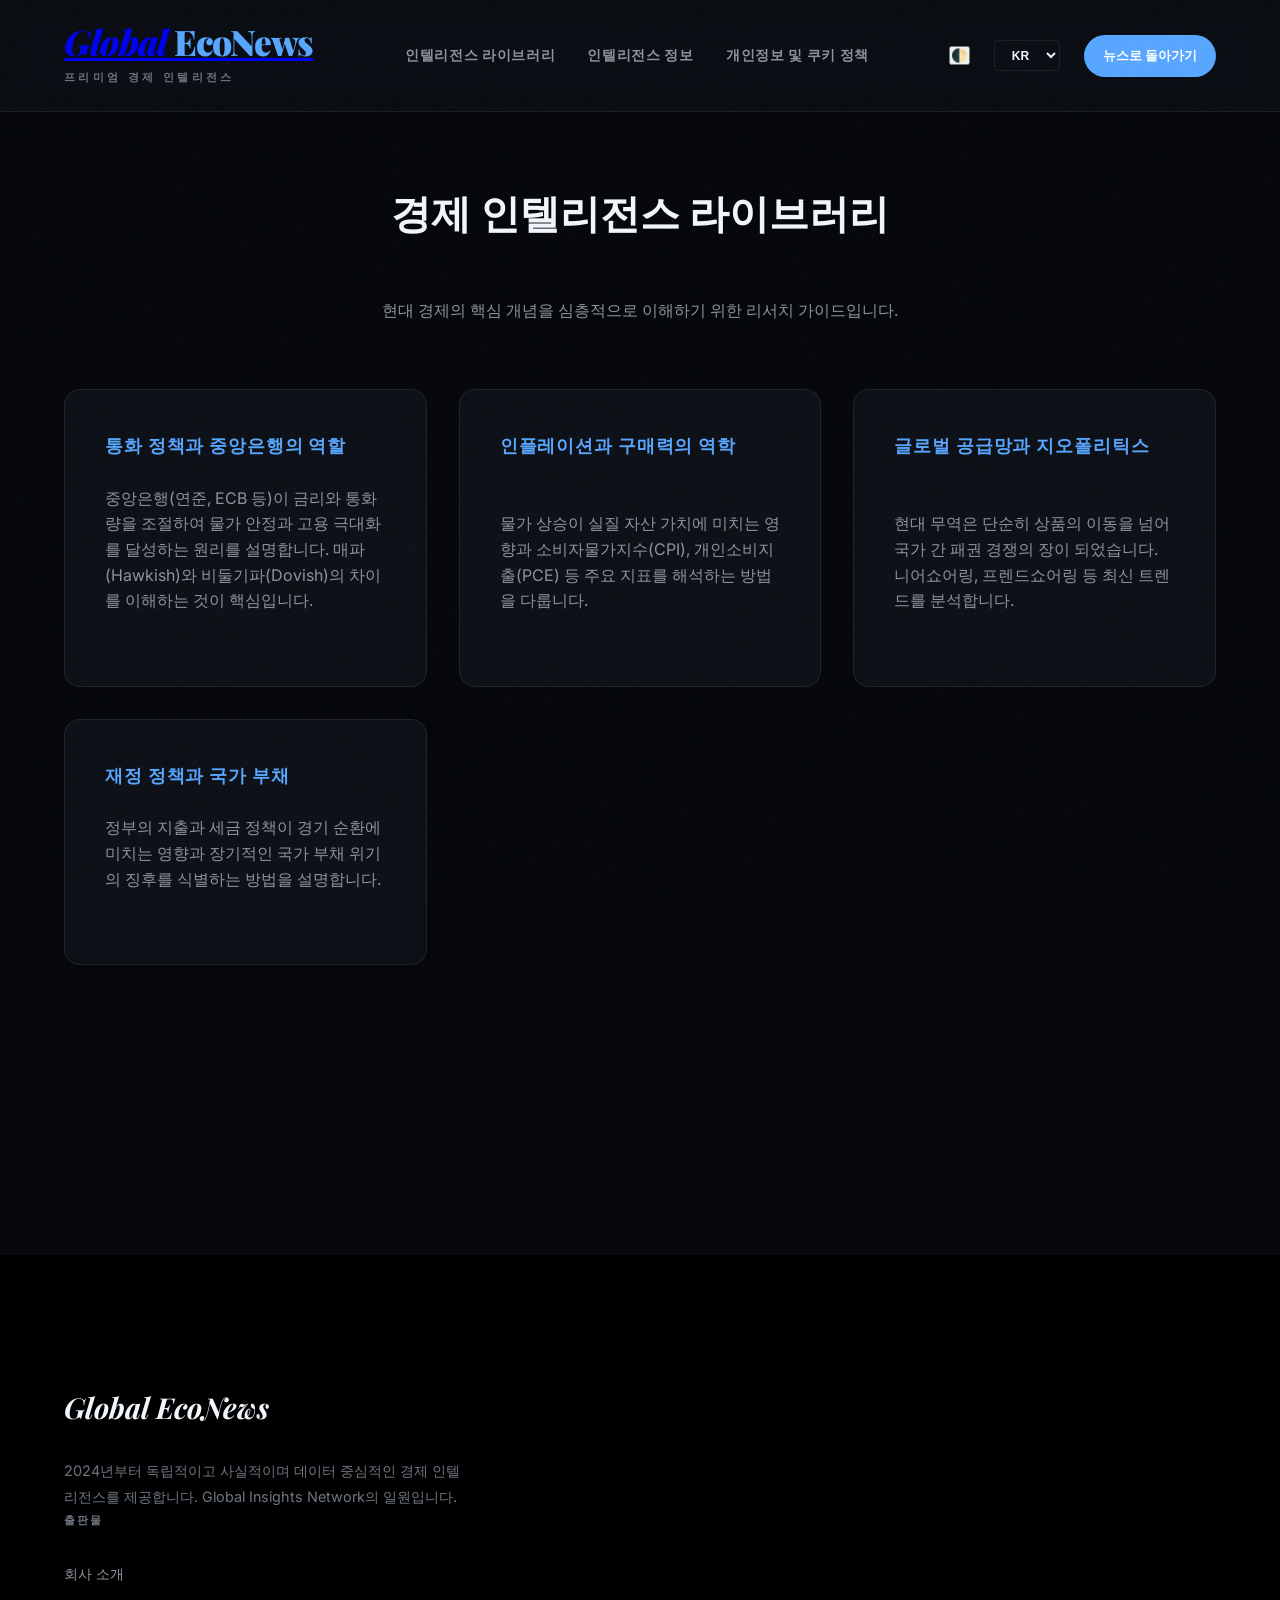
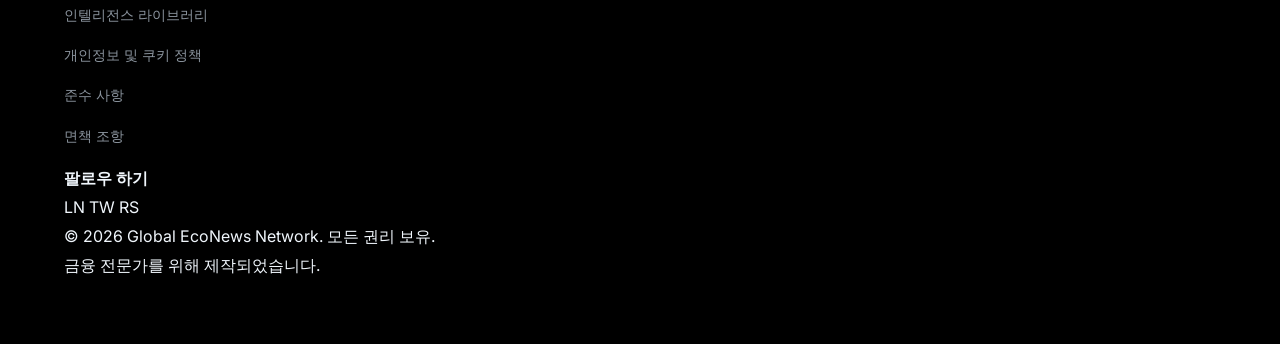
<file: library.html>
<!DOCTYPE html>
<html lang="ko" data-theme="dark">
<head>
    <meta charset="UTF-8">
    <meta name="viewport" content="width=device-width, initial-scale=1.0">
    <title>Economic Library - Global EcoNews Network</title>
    <link rel="stylesheet" href="style.css">
    <link rel="icon" href="data:image/svg+xml,<svg xmlns=%22http://www.w3.org/2000/svg%22 viewBox=%220 0 100 100%22><text y=%22.9em%22 font-size=%2290%22>📈</text></svg>">
    <link href="https://fonts.googleapis.com/css2?family=Playfair+Display:wght@700;900&family=Inter:wght@400;500;600;700;800;900&display=swap" rel="stylesheet">
    <script>
        (function() {
            const theme = localStorage.getItem('theme') || 'dark';
            document.documentElement.setAttribute('data-theme', theme);
        })();
    </script>
</head>
<body>
    <header class="main-header">
        <div class="container header-main">
            <div class="logo">
                <a href="/">
                    <h1>Global <span>EcoNews</span></h1>
                </a>
                <p data-t="tagline">Premium Economic Intelligence</p>
            </div>
            
            <nav class="main-nav">
                <div class="nav-links">
                    <a href="/library.html" data-t="nav-library">Library</a>
                    <a href="/about.html" data-t="nav-about">About Intelligence</a>
                    <a href="/privacy.html" data-t="privacy-title">Privacy Policy</a>
                </div>
                <div class="divider"></div>
                <div class="nav-controls">
                    <button id="theme-toggle" class="icon-btn">🌓</button>
                    <select id="language-select" class="lang-select">
                        <option value="ko">KR</option>
                        <option value="en">EN</option>
                    </select>
                    <a href="/" class="partnership-btn" data-t="back-to-news">Back to News</a>
                </div>
            </nav>
        </div>
    </header>

    <main class="container page-content">
        <section class="static-section">
            <h2 class="section-title" data-t="lib-title">Economic Intelligence Library</h2>
            <p style="text-align: center; color: var(--text-secondary); margin-bottom: 4rem;" data-t="lib-desc">A research guide for deep understanding of core economic concepts in the modern world.</p>
            
            <div class="methodology-grid">
                <div class="method-card">
                    <h4 data-t="lib-concept-1-title">Monetary Policy & Central Banking</h4>
                    <p data-t="lib-concept-1-desc">Explaining how central banks manage interest rates and money supply.</p>
                </div>
                <div class="method-card">
                    <h4 data-t="lib-concept-2-title">Dynamics of Inflation</h4>
                    <p data-t="lib-concept-2-desc">Covering how price increases affect real asset values.</p>
                </div>
                <div class="method-card">
                    <h4 data-t="lib-concept-3-title">Global Supply Chains</h4>
                    <p data-t="lib-concept-3-desc">Modern trade as a theater for global hegemony.</p>
                </div>
                <div class="method-card">
                    <h4 data-t="lib-concept-4-title">Fiscal Policy & Debt</h4>
                    <p data-t="lib-concept-4-desc">Government spending and its effect on the business cycle.</p>
                </div>
            </div>
        </section>
    </main>

    <footer class="site-footer">
        <div class="container">
            <div class="footer-grid">
                <div class="footer-brand">
                    <h2>Global EcoNews</h2>
                    <p data-t="footer-brand-desc">Independent, factual, and data-driven economic intelligence since 2024. Part of the Global Insights Network.</p>
                </div>
                <div class="footer-links">
                    <h4 data-t="footer-pub">Publication</h4>
                    <a href="/about.html" data-t="footer-about">About Us</a>
                    <a href="/library.html" data-t="nav-library">Library</a>
                    <a href="/privacy.html" data-t="privacy-title">Privacy Policy</a>
                    <a href="/compliance.html" data-t="footer-compliance">Compliance</a>
                    <a href="/disclaimer.html" data-t="footer-disclaimer">Disclaimer</a>
                </div>
                <div class="footer-social">
                    <h4 data-t="footer-follow">Follow Us</h4>
                    <div class="icons">
                        <span>LN</span> <span>TW</span> <span>RS</span>
                    </div>
                </div>
            </div>
            <div class="footer-bottom">
                <p><span data-t="footer-rights">&copy; 2026 Global EcoNews Network. All rights reserved.</span> <br><span data-t="footer-designed">Designed for Financial Professionals.</span></p>
            </div>
        </div>
    </footer>
    <script src="main.js" type="module"></script>
</body>
</html>
</file>
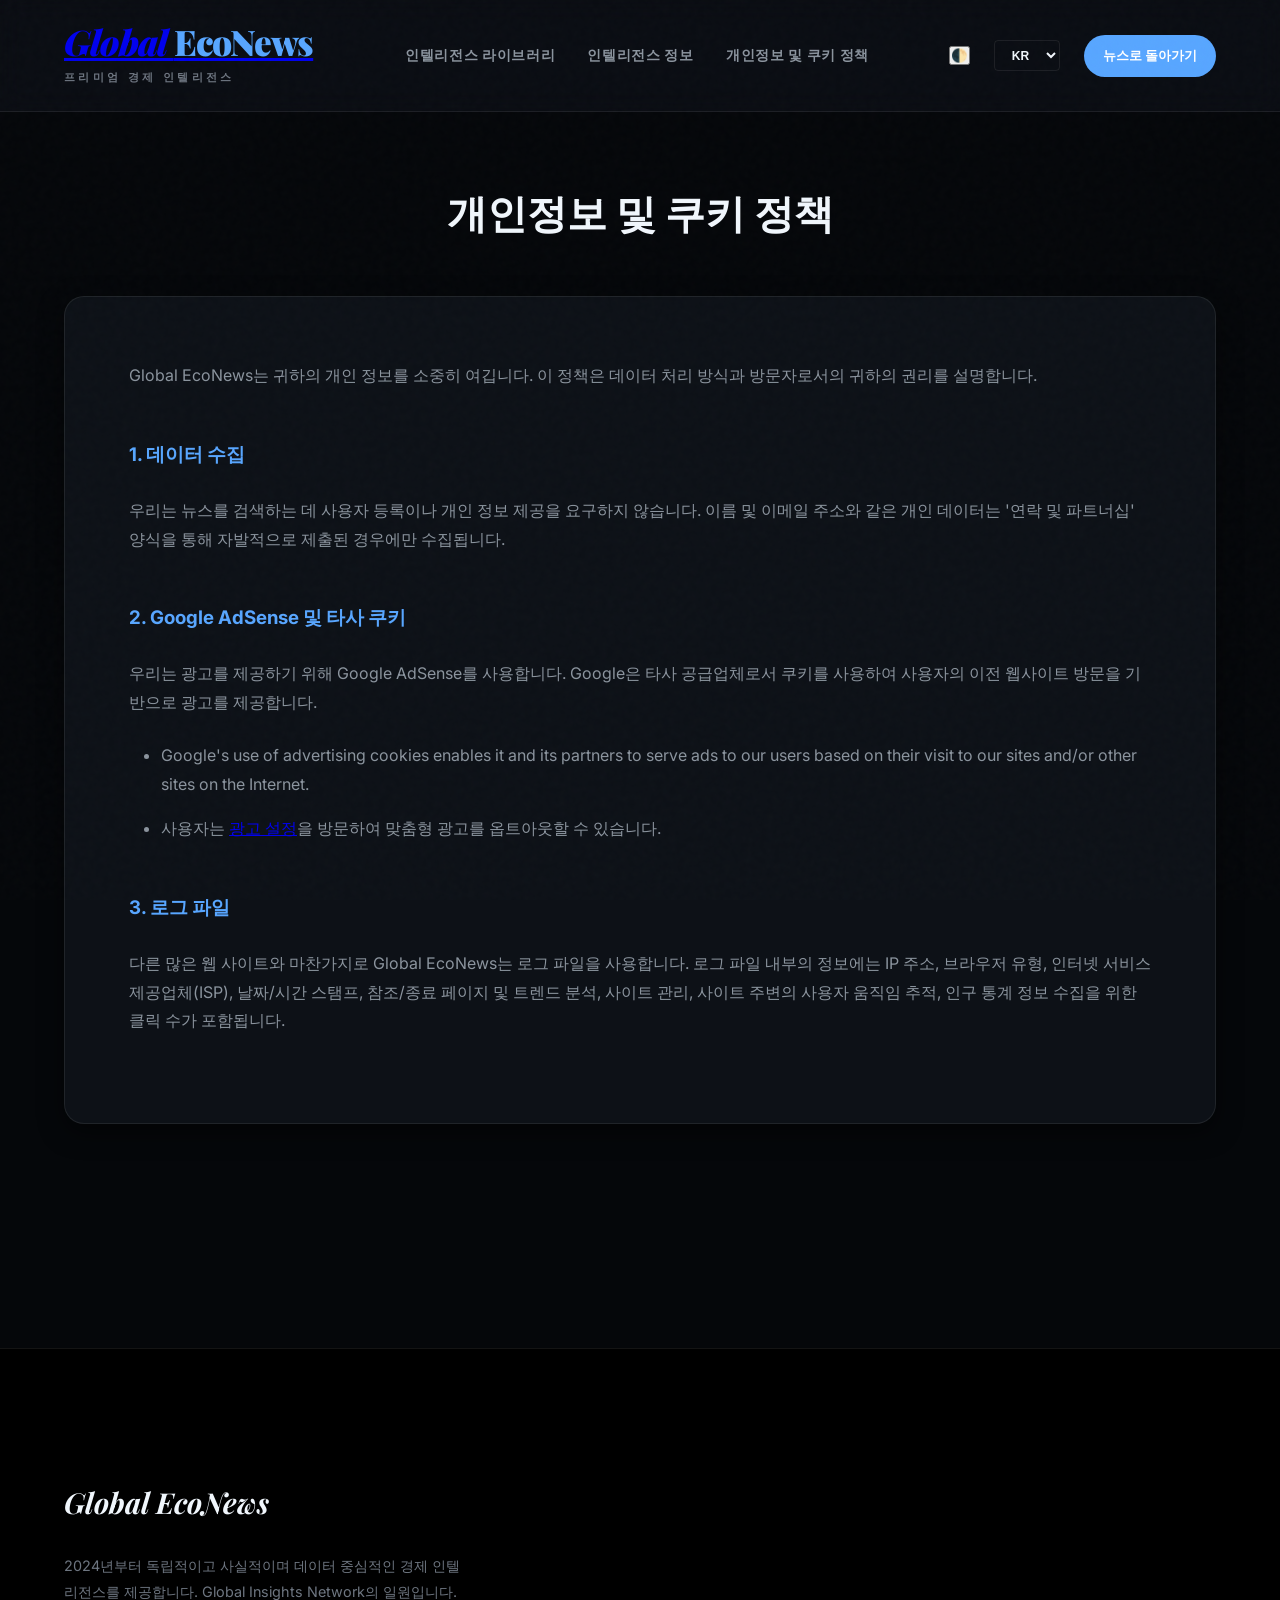
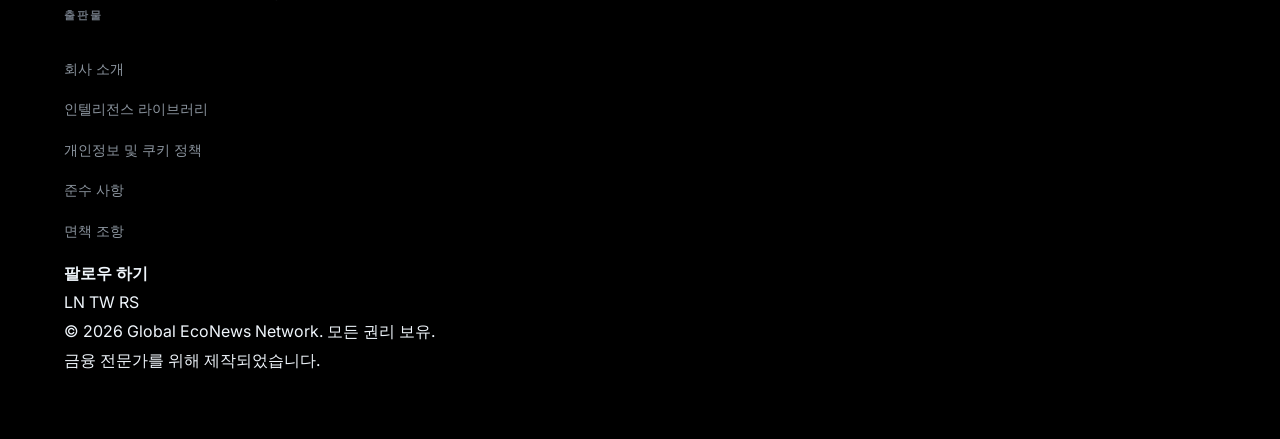
<file: privacy.html>
<!DOCTYPE html>
<html lang="ko" data-theme="dark">
<head>
    <meta charset="UTF-8">
    <meta name="viewport" content="width=device-width, initial-scale=1.0">
    <title>Privacy Policy - Global EcoNews Network</title>
    <link rel="stylesheet" href="style.css">
    <link rel="icon" href="data:image/svg+xml,<svg xmlns=%22http://www.w3.org/2000/svg%22 viewBox=%220 0 100 100%22><text y=%22.9em%22 font-size=%2290%22>📈</text></svg>">
    <link href="https://fonts.googleapis.com/css2?family=Playfair+Display:wght@700;900&family=Inter:wght@400;500;600;700;800;900&display=swap" rel="stylesheet">
    <script>
        (function() {
            const theme = localStorage.getItem('theme') || 'dark';
            document.documentElement.setAttribute('data-theme', theme);
        })();
    </script>
</head>
<body>
    <header class="main-header">
        <div class="container header-main">
            <div class="logo">
                <a href="/">
                    <h1>Global <span>EcoNews</span></h1>
                </a>
                <p data-t="tagline">Premium Economic Intelligence</p>
            </div>
            
            <nav class="main-nav">
                <div class="nav-links">
                    <a href="/library.html" data-t="nav-library">Library</a>
                    <a href="/about.html" data-t="nav-about">About Intelligence</a>
                    <a href="/privacy.html" data-t="privacy-title">Privacy Policy</a>
                </div>
                <div class="divider"></div>
                <div class="nav-controls">
                    <button id="theme-toggle" class="icon-btn">🌓</button>
                    <select id="language-select" class="lang-select">
                        <option value="ko">KR</option>
                        <option value="en">EN</option>
                    </select>
                    <a href="/" class="partnership-btn" data-t="back-to-news">Back to News</a>
                </div>
            </nav>
        </div>
    </header>

    <main class="container page-content">
        <section class="static-section">
            <h2 class="section-title" data-t="privacy-title">Privacy & Cookie Policy</h2>
            <div class="content-box">
                <p data-t="privacy-p1">At Global EcoNews, we take your privacy seriously. This policy outlines how we handle data and your rights as a visitor to our network.</p>

                <h3 data-t="privacy-h1">1. Data Collection & Transparency</h3>
                <p data-t="privacy-desc1">We do not require users to register or provide personal information to browse our news. Personal data such as names and email addresses are only collected when voluntarily submitted through our "Contact & Partnership" forms. We use this information solely for the intended purpose of the communication.</p>

                <h3 data-t="privacy-h2">2. Advertising & Third-Party Cookies</h3>
                <p data-t="privacy-desc2">We use Google AdSense to serve advertisements on content-rich pages. Google, as a third-party vendor, uses cookies to serve ads based on a user's prior visits to our website or other websites. These cookies allow Google to provide relevant financial and educational advertisements to our audience.</p>
                <ul>
                    <li data-t="privacy-item1">Google's use of advertising cookies enables it and its partners to serve ads to our users based on their visit to our sites and/or other sites on the Internet.</li>
                    <li data-t="privacy-item2">Users may opt out of personalized advertising by visiting Google's Ads Settings.</li>
                </ul>

                <h3 data-t="privacy-h3">3. Technical Log Files</h3>
                <p data-t="privacy-desc3">Like many other Web sites, Global EcoNews makes use of log files to ensure network security and site performance. This information includes IP addresses, browser types, and timestamp data. This information is not linked to any information that is personally identifiable.</p>
            </div>
        </section>
    </main>

    <footer class="site-footer">
        <div class="container">
            <div class="footer-grid">
                <div class="footer-brand">
                    <h2>Global EcoNews</h2>
                    <p data-t="footer-brand-desc">Independent, factual, and data-driven economic intelligence since 2024. Part of the Global Insights Network.</p>
                </div>
                <div class="footer-links">
                    <h4 data-t="footer-pub">Publication</h4>
                    <a href="/about.html" data-t="footer-about">About Us</a>
                    <a href="/library.html" data-t="nav-library">Library</a>
                    <a href="/privacy.html" data-t="privacy-title">Privacy Policy</a>
                    <a href="/compliance.html" data-t="footer-compliance">Compliance</a>
                    <a href="/disclaimer.html" data-t="footer-disclaimer">Disclaimer</a>
                </div>
                <div class="footer-social">
                    <h4 data-t="footer-follow">Follow Us</h4>
                    <div class="icons">
                        <span>LN</span> <span>TW</span> <span>RS</span>
                    </div>
                </div>
            </div>
            <div class="footer-bottom">
                <p><span data-t="footer-rights">&copy; 2026 Global EcoNews Network. All rights reserved.</span> <br><span data-t="footer-designed">Designed for Financial Professionals.</span></p>
            </div>
        </div>
    </footer>
    <script src="main.js" type="module"></script>
</body>
</html>
</file>
<file: style.css>
:root {
    /* Ultra-Premium Financial Palette */
    --bg-color: #05070a;
    --surface-color: #0d1117;
    --surface-hover: #161b22;
    --border-color: rgba(255, 255, 255, 0.08);
    --text-primary: #f0f6fc;
    --text-secondary: #8b949e;
    --text-muted: #6e7681;
    --accent-color: #58a6ff;
    --accent-glow: rgba(88, 166, 255, 0.1);
    --gold: #d29922; /* More sophisticated gold */
    --gold-glow: rgba(210, 153, 34, 0.1);
    --red: #f85149;
    --green: #3fb950;
    
    --font-main: 'Inter', system-ui, -apple-system, sans-serif;
    --font-serif: 'Playfair Display', serif;
    
    --shadow-sm: 0 2px 8px rgba(0,0,0,0.4);
    --shadow-md: 0 8px 24px rgba(0,0,0,0.5);
    --glass-bg: rgba(13, 17, 23, 0.7);
    --transition: all 0.3s cubic-bezier(0.4, 0, 0.2, 1);
}

[data-theme="light"] {
    --bg-color: #f8f9fa;
    --surface-color: #ffffff;
    --surface-hover: #f1f3f5;
    --border-color: rgba(0, 0, 0, 0.06);
    --text-primary: #1a1d21;
    --text-secondary: #495057;
    --text-muted: #868e96;
    --accent-color: #0056b3;
    --accent-glow: rgba(0, 86, 179, 0.05);
    --gold: #9e6a03;
    --gold-glow: rgba(158, 106, 3, 0.05);
    --glass-bg: rgba(255, 255, 255, 0.8);
}

* { box-sizing: border-box; margin: 0; padding: 0; }

body {
    background-color: var(--bg-color);
    color: var(--text-primary);
    font-family: var(--font-main);
    line-height: 1.8;
    font-size: 16px;
    -webkit-font-smoothing: antialiased;
    overflow-x: hidden;
}

/* Subtle Texture Overlay */
body::before {
    content: "";
    position: fixed;
    top: 0;
    left: 0;
    width: 100%;
    height: 100%;
    background-image: url("data:image/svg+xml,%3Csvg viewBox='0 0 200 200' xmlns='http://www.w3.org/2000/svg'%3E%3Cfilter id='noiseFilter'%3E%3CfeTurbulence type='fractalNoise' baseFrequency='0.65' numOctaves='3' stitchTiles='stitch'/%3E%3C/filter%3E%3Crect width='100%25' height='100%25' filter='url(%23noiseFilter)'/%3E%3C/svg%3E");
    opacity: 0.02;
    pointer-events: none;
    z-index: 9999;
}

.container { width: min(1200px, 90%); margin-inline: auto; }

/* Header & Navigation */
.main-header {
    background: var(--glass-bg);
    backdrop-filter: blur(12px);
    -webkit-backdrop-filter: blur(12px);
    border-bottom: 1px solid var(--border-color);
    position: sticky;
    top: 0;
    z-index: 1000;
}

.top-bar {
    background: #000;
    color: rgba(255,255,255,0.7);
    font-size: 0.7rem;
    font-weight: 600;
    padding-block: 0.5rem;
    letter-spacing: 0.1em;
    text-transform: uppercase;
}

.top-bar .container {
    display: flex;
    align-items: center;
}

.live-indicator {
    color: var(--red);
    margin-right: 1.5rem;
    position: relative;
    padding-left: 1.2rem;
    font-weight: 800;
}

.live-indicator::before {
    content: "";
    position: absolute;
    left: 0;
    top: 50%;
    transform: translateY(-50%);
    width: 8px;
    height: 8px;
    background-color: var(--red);
    border-radius: 50%;
    animation: pulse 2s infinite;
}

@keyframes pulse {
    0% { box-shadow: 0 0 0 0 rgba(248, 81, 73, 0.7); }
    70% { box-shadow: 0 0 0 10px rgba(248, 81, 73, 0); }
    100% { box-shadow: 0 0 0 0 rgba(248, 81, 73, 0); }
}

.market-ticker { 
    display: flex; 
    gap: 3rem; 
    overflow-x: auto; 
    white-space: nowrap; 
    scrollbar-width: none; 
    -ms-overflow-style: none;
    flex: 1;
}
.market-ticker::-webkit-scrollbar { display: none; }

.market-ticker span { display: inline-flex; align-items: center; gap: 0.5rem; flex-shrink: 0; }

.text-green { color: var(--green); }
.text-red { color: var(--red); }

.header-main, .header-content {
    display: flex;
    justify-content: space-between;
    align-items: center;
    padding-block: 1.5rem;
}

.logo h1 { 
    font-family: var(--font-serif); 
    font-size: 2.2rem; 
    font-weight: 900; 
    line-height: 1; 
    letter-spacing: -0.03em;
    font-style: italic;
}
.logo h1 span { color: var(--accent-color); font-style: normal; }
.logo p { 
    font-size: 0.7rem; 
    color: var(--text-muted); 
    text-transform: uppercase; 
    letter-spacing: 0.3em; 
    margin-top: 0.5rem; 
    font-weight: 700;
}

.main-nav, .controls { display: flex; align-items: center; gap: 2.5rem; }

.nav-controls {
    display: flex;
    align-items: center;
    gap: 1.5rem;
}

.search-wrapper {
    position: relative;
    display: flex;
    align-items: center;
    background: var(--surface-hover);
    border: 1px solid var(--border-color);
    border-radius: 100px;
    padding: 0.4rem 1rem;
    transition: var(--transition);
}

.search-wrapper:focus-within {
    border-color: var(--accent-color);
    box-shadow: 0 0 0 3px var(--accent-glow);
}

.search-wrapper input {
    background: transparent;
    border: none;
    color: var(--text-primary);
    font-size: 0.85rem;
    padding: 0.2rem 0.5rem;
    outline: none;
    width: 0;
    opacity: 0;
    padding-inline: 0;
    transition: var(--transition);
}

.search-wrapper.active input {
    width: 180px;
    opacity: 1;
    padding-inline: 0.5rem;
}

.search-wrapper input::placeholder {
    color: var(--text-muted);
}

.search-icon-btn {
    font-size: 0.9rem;
    background: transparent;
    border: none;
    cursor: pointer;
    padding: 0;
    display: flex;
    align-items: center;
    justify-content: center;
}

.category-nav {
    background: var(--surface-color);
    border-bottom: 1px solid var(--border-color);
    padding-block: 0.5rem;
}

.cat-scroll {
    display: flex;
    gap: 1.5rem;
    overflow-x: auto;
    scrollbar-width: none;
    -ms-overflow-style: none;
}

.cat-scroll::-webkit-scrollbar { display: none; }

.cat-btn {
    background: transparent;
    border: none;
    color: var(--text-muted);
    font-size: 0.75rem;
    font-weight: 700;
    text-transform: uppercase;
    letter-spacing: 0.1em;
    cursor: pointer;
    padding: 0.6rem 1rem;
    border-radius: 4px;
    white-space: nowrap;
    transition: var(--transition);
}

.cat-btn:hover { color: var(--text-primary); background: var(--surface-hover); }
.cat-btn.active { color: var(--accent-color); background: var(--accent-glow); }

.nav-links { display: flex; gap: 2rem; }
.nav-links a { 
    color: var(--text-secondary); 
    text-decoration: none; 
    font-size: 0.85rem; 
    font-weight: 600; 
    letter-spacing: 0.05em;
    text-transform: uppercase;
    transition: var(--transition);
}
.nav-links a:hover { color: var(--text-primary); }

.lang-select {
    background: transparent;
    border: 1px solid var(--border-color);
    color: var(--text-primary);
    padding: 0.4rem 0.8rem;
    border-radius: 4px;
    font-size: 0.75rem;
    font-weight: 700;
    cursor: pointer;
}

.partnership-btn {
    background: var(--accent-color);
    color: #fff;
    padding: 0.6rem 1.2rem;
    border-radius: 100px;
    text-decoration: none;
    font-size: 0.8rem;
    font-weight: 700;
    transition: var(--transition);
}

.partnership-btn:hover { transform: translateY(-2px); box-shadow: 0 4px 12px var(--accent-glow); }

.sub-header {
    padding-block: 0.8rem;
    background: var(--bg-color);
    border-bottom: 1px solid var(--border-color);
}

.filter-btn {
    background: transparent;
    border: none;
    color: var(--text-muted);
    font-size: 0.8rem;
    font-weight: 700;
    text-transform: uppercase;
    letter-spacing: 0.1em;
    cursor: pointer;
    padding: 0.6rem 1.2rem;
    transition: var(--transition);
}

.filter-btn.active { color: var(--accent-color); }
.filter-btn.active::after { display: none; } /* Remove the line for a cleaner look */

/* Editorial Hero Section */
.editorial-hero {
    display: grid;
    grid-template-columns: 1.6fr 1fr;
    margin-block: 4rem;
    background: var(--surface-color);
    border: 1px solid var(--border-color);
    border-radius: 20px;
    overflow: hidden;
    box-shadow: var(--shadow-md);
}

.hero-main { padding: 4.5rem; border-right: 1px solid var(--border-color); background: radial-gradient(circle at top left, rgba(88,166,255,0.03), transparent); }
.badge {
    background: var(--gold-glow);
    color: var(--gold);
    font-size: 0.7rem;
    font-weight: 800;
    text-transform: uppercase;
    padding: 0.5rem 1rem;
    border-radius: 100px;
    border: 1px solid var(--gold-glow);
    margin-bottom: 2.5rem;
    letter-spacing: 0.15em;
}

.hero-main h2 {
    font-family: var(--font-serif);
    font-size: 3.5rem;
    line-height: 1.1;
    margin-bottom: 2rem;
    letter-spacing: -0.04em;
    font-weight: 900;
}

.hero-main p { font-size: 1.2rem; color: var(--text-secondary); margin-bottom: 3.5rem; max-width: 600px; line-height: 1.8; font-weight: 400; }

.hero-footer { display: flex; align-items: center; gap: 3rem; font-size: 0.85rem; font-weight: 600; color: var(--text-muted); }
.read-more { 
    color: var(--text-primary); 
    text-decoration: none; 
    display: flex;
    align-items: center;
    gap: 0.8rem;
    transition: var(--transition);
}
.read-more:hover { gap: 1.2rem; color: var(--accent-color); }

.hero-sidebar { padding: 4.5rem; background: rgba(0,0,0,0.2); display: flex; flex-direction: column; justify-content: space-between; }
.hero-sidebar h3 { font-size: 0.75rem; text-transform: uppercase; letter-spacing: 0.2em; margin-bottom: 2.5rem; color: var(--text-muted); }

.sentiment-bar { height: 6px; background: rgba(255,255,255,0.05); border-radius: 100px; margin-bottom: 1.2rem; }
.bar-fill { background: linear-gradient(90deg, var(--green), #a6e22e); border-radius: 100px; }

.brief { border-left: 1px solid var(--border-color); padding-left: 2rem; margin-bottom: 2.5rem; transition: var(--transition); }
.brief:hover { border-left-color: var(--accent-color); }
.brief strong { display: block; font-size: 0.75rem; color: var(--accent-color); margin-bottom: 0.8rem; letter-spacing: 0.1em; text-transform: uppercase; }
.brief p { font-size: 0.95rem; line-height: 1.6; color: var(--text-secondary); }

/* Main Layout */
.main-layout { display: grid; grid-template-columns: 2.2fr 1fr; gap: 5rem; margin-top: 5rem; }

.news-feed { display: flex; flex-direction: column; gap: 5rem; }

/* News Article Style */
.article-item {
    display: grid;
    grid-template-columns: 160px 1fr;
    gap: 4rem;
    padding-bottom: 5rem;
    border-bottom: 1px solid var(--border-color);
    transition: var(--transition);
}

.article-item:hover { opacity: 0.9; }

.article-meta { font-size: 0.8rem; font-weight: 700; padding-top: 0.8rem; }
.article-cat { 
    color: var(--text-muted); 
    text-transform: uppercase; 
    display: block; 
    margin-bottom: 1rem; 
    letter-spacing: 0.15em; 
    font-size: 0.7rem;
}
.article-date { color: var(--text-muted); font-weight: 500; }

.article-body h2 { 
    font-family: var(--font-serif); 
    font-size: 2.2rem; 
    margin-bottom: 1.5rem; 
    line-height: 1.2; 
    letter-spacing: -0.03em;
    font-weight: 800;
}
.article-summary { font-size: 1.05rem; color: var(--text-secondary); margin-bottom: 2.5rem; line-height: 1.8; }

.article-insight {
    background: var(--surface-color);
    border: 1px solid var(--border-color);
    padding: 2.5rem;
    border-radius: 16px;
    font-size: 0.95rem;
    line-height: 1.8;
    color: var(--text-secondary);
    box-shadow: var(--shadow-sm);
}

.insight-tag { 
    color: var(--gold); 
    font-weight: 800; 
    margin-bottom: 1rem; 
    display: block; 
    font-size: 0.7rem; 
    letter-spacing: 0.2em;
    text-transform: uppercase;
}

/* Side Panel */
.side-panel { display: flex; flex-direction: column; gap: 3rem; }
.side-card {
    background: var(--surface-color);
    border: 1px solid var(--border-color);
    padding: 3rem;
    border-radius: 20px;
    box-shadow: var(--shadow-sm);
    transition: var(--transition);
}
.side-card:hover { border-color: rgba(255,255,255,0.15); transform: translateY(-4px); }

.side-card h3 { 
    font-size: 0.85rem; 
    margin-bottom: 2rem; 
    text-transform: uppercase; 
    letter-spacing: 0.15em; 
    color: var(--text-muted);
    display: flex;
    align-items: center;
    gap: 1rem;
}
.side-card h3::after { content: ""; flex: 1; height: 1px; background: var(--border-color); }

.action-btn {
    width: 100%;
    padding: 1.2rem;
    background: var(--text-primary);
    color: var(--bg-color);
    border: none;
    border-radius: 12px;
    font-weight: 800;
    cursor: pointer;
    font-size: 0.85rem;
    text-transform: uppercase;
    letter-spacing: 0.1em;
    transition: var(--transition);
}

.action-btn:hover { opacity: 0.9; transform: scale(0.98); }

.action-btn.outline { 
    background: transparent; 
    border: 1px solid var(--border-color); 
    color: var(--text-primary); 
}
.action-btn.outline:hover { background: rgba(255,255,255,0.05); border-color: var(--text-primary); }

.source-list li {
    padding-block: 1.2rem;
    border-bottom: 1px solid var(--border-color);
}
.source-list li:last-child { border-bottom: none; }
.source-list a {
    display: flex;
    justify-content: space-between;
    align-items: center;
    color: var(--text-primary);
    text-decoration: none;
    font-weight: 600;
    font-size: 0.9rem;
}
.source-list a::after { content: "↗"; font-size: 0.8rem; opacity: 0.3; }

/* Footer */
.site-footer {
    background: #000;
    padding-block: 8rem 4rem;
    margin-top: 10rem;
    border-top: 1px solid var(--border-color);
}

.footer-brand h2 { font-family: var(--font-serif); font-size: 1.8rem; font-style: italic; margin-bottom: 1.5rem; }
.footer-brand p { font-size: 0.9rem; color: var(--text-muted); max-width: 400px; line-height: 1.8; }

.footer-links h4 { font-size: 0.7rem; text-transform: uppercase; letter-spacing: 0.2em; color: var(--text-muted); margin-bottom: 2rem; }
.footer-links a { display: block; color: var(--text-secondary); text-decoration: none; margin-bottom: 1rem; font-size: 0.85rem; transition: var(--transition); }
.footer-links a:hover { color: var(--text-primary); }

/* Modal */
.modal-content {
    background: var(--surface-color);
    border: 1px solid var(--border-color);
    border-radius: 24px;
    padding: 4rem;
    max-width: 600px;
    box-shadow: var(--shadow-md);
}

/* Fear & Greed Widget */
.fear-greed-widget {
    text-align: center;
}

.fear-greed-widget h3 {
    font-size: 0.75rem;
    text-transform: uppercase;
    letter-spacing: 0.2em;
    margin-bottom: 2rem;
    color: var(--text-muted);
}

.gauge-container {
    position: relative;
    width: 200px;
    height: 100px;
    margin: 0 auto 2rem;
    overflow: hidden;
}

.gauge-bg {
    width: 200px;
    height: 200px;
    border-radius: 50%;
    background: conic-gradient(
        from 270deg,
        #f85149 0deg,
        #f85149 36deg,
        #d29922 72deg,
        #d29922 108deg,
        #3fb950 144deg,
        #3fb950 180deg
    );
    opacity: 0.8;
    mask: radial-gradient(circle at 50% 50%, transparent 65%, black 66%);
    -webkit-mask: radial-gradient(circle at 50% 50%, transparent 65%, black 66%);
}

.gauge-needle {
    position: absolute;
    bottom: 0;
    left: 50%;
    width: 4px;
    height: 80px;
    background: var(--text-primary);
    transform-origin: bottom center;
    transition: transform 1.5s cubic-bezier(0.175, 0.885, 0.32, 1.275);
    border-radius: 4px;
    z-index: 2;
}

.gauge-center {
    position: absolute;
    bottom: -8px;
    left: 50%;
    transform: translateX(-50%);
    width: 16px;
    height: 16px;
    background: var(--text-primary);
    border-radius: 50%;
    z-index: 3;
    border: 3px solid var(--surface-color);
}

.gauge-labels {
    display: flex;
    justify-content: space-between;
    font-size: 0.65rem;
    color: var(--text-muted);
    text-transform: uppercase;
    letter-spacing: 0.1em;
    margin-bottom: 1.5rem;
    padding-inline: 0.5rem;
}

.gauge-value {
    font-size: 0.9rem;
    color: var(--text-secondary);
}

.gauge-value strong {
    color: var(--text-primary);
    margin-inline: 0.5rem;
    font-size: 1.1rem;
}

.gauge-value span#fear-greed-num {
    color: var(--accent-color);
    font-weight: 800;
}

/* Market Pulse Styling */
.market-pulse {
    display: flex;
    gap: 2rem;
    align-items: center;
}

.pulse-item {
    display: flex;
    flex-direction: column;
    align-items: flex-start;
    gap: 0.2rem;
}

.pulse-item .label {
    font-size: 0.65rem;
    text-transform: uppercase;
    letter-spacing: 0.1em;
    color: var(--text-muted);
    font-weight: 700;
}

.pulse-item .value {
    font-size: 0.9rem;
    font-weight: 800;
    color: var(--accent-color);
}

/* Feed Sections */
.feed-section {
    margin-bottom: 6rem;
}

.section-heading {
    font-family: var(--font-serif);
    font-size: 1.8rem;
    margin-bottom: 3rem;
    padding-bottom: 1rem;
    border-bottom: 1px solid var(--border-color);
    display: flex;
    justify-content: space-between;
    align-items: center;
}

/* Methodology Section */
.methodology-grid {
    display: grid;
    grid-template-columns: repeat(auto-fit, minmax(300px, 1fr));
    gap: 2rem;
    margin-bottom: 4rem;
}

.method-card {
    padding: 2.5rem;
    background: var(--surface-color);
    border: 1px solid var(--border-color);
    border-radius: 16px;
    display: flex;
    flex-direction: column;
    justify-content: space-between;
}

.method-card h4 {
    color: var(--accent-color);
    margin-bottom: 1.5rem;
    font-size: 1.1rem;
    text-transform: uppercase;
    letter-spacing: 0.05em;
    font-weight: 800;
}

.method-card p {
    font-size: 1rem;
    color: var(--text-secondary);
    line-height: 1.6;
    margin-bottom: 2rem;
}

.source-logos {
    display: flex;
    flex-wrap: wrap;
    gap: 0.8rem;
    margin-top: auto;
}

.source-tag {
    font-size: 0.65rem;
    font-weight: 900;
    color: var(--text-muted);
    background: rgba(255, 255, 255, 0.03);
    border: 1px solid var(--border-color);
    padding: 0.4rem 0.8rem;
    border-radius: 4px;
    letter-spacing: 0.1em;
    transition: var(--transition);
}

.source-tag:hover {
    color: var(--accent-color);
    border-color: var(--accent-color);
    background: var(--accent-glow);
}

/* Market Impact Badge */
.market-impact-badge {
    display: inline-flex;
    align-items: center;
    gap: 1rem;
    padding: 0.6rem 1.2rem;
    border-radius: 8px;
    font-size: 0.8rem;
    font-weight: 700;
    margin-bottom: 1.5rem;
    border: 1px solid var(--border-color);
}

.market-impact-badge.bullish { background: rgba(63, 185, 80, 0.1); color: var(--green); border-color: rgba(63, 185, 80, 0.2); }
.market-impact-badge.bearish { background: rgba(248, 81, 73, 0.1); color: var(--red); border-color: rgba(248, 81, 73, 0.2); }
.market-impact-badge.neutral { background: var(--surface-hover); color: var(--text-secondary); }

.impact-label { text-transform: uppercase; letter-spacing: 0.05em; opacity: 0.8; }
.impact-score { background: rgba(255,255,255,0.05); padding: 0.2rem 0.5rem; border-radius: 4px; }
.impact-bias { text-transform: uppercase; }

.author-tag {
    font-size: 0.7rem;
    color: var(--text-muted);
    margin-top: 1.5rem;
    font-style: italic;
    display: flex;
    align-items: center;
    gap: 0.5rem;
}

.author-tag::before {
    content: "✍️";
    font-style: normal;
}

.article-item.detailed {
    position: relative;
}

.article-item.detailed::after {
    content: "";
    position: absolute;
    bottom: 0;
    left: 0;
    width: 100%;
    height: 1px;
    background: linear-gradient(90deg, var(--border-color), transparent);
}

/* Methodology Section Adjustments */
.methodology-section {
    padding: 4rem;
    background: var(--surface-color);
    border-radius: 24px;
    border: 1px solid var(--border-color);
    margin-top: 6rem;
}

/* Trending Sectors Grid */
.sectors-grid {
    display: grid;
    grid-template-columns: repeat(auto-fit, minmax(200px, 1fr));
    gap: 1.5rem;
    margin-bottom: 4rem;
}

.sector-card {
    background: var(--surface-color);
    border: 1px solid var(--border-color);
    padding: 2.5rem 1.5rem;
    border-radius: 20px;
    text-align: center;
    transition: var(--transition);
}

.sector-card:hover {
    background: var(--surface-hover);
    border-color: var(--accent-color);
    transform: translateY(-5px);
    box-shadow: var(--shadow-sm);
}

.sector-icon {
    font-size: 2rem;
    display: block;
    margin-bottom: 1.5rem;
}

.sector-card h4 {
    font-size: 0.9rem;
    font-weight: 700;
    color: var(--text-primary);
    letter-spacing: -0.01em;
}

.brief-card {
    background: var(--surface-color);
    border: 1px solid var(--border-color);
    padding: 2rem;
    border-radius: 16px;
    display: flex;
    gap: 1.5rem;
    transition: var(--transition);
    cursor: default;
}

.brief-card:hover {
    border-color: var(--accent-color);
    transform: translateY(-5px);
    box-shadow: var(--shadow-md);
}

.brief-rank {
    font-family: var(--font-serif);
    font-size: 2.5rem;
    font-weight: 900;
    color: var(--accent-glow);
    line-height: 1;
    font-style: italic;
}

.brief-content span.brief-cat {
    display: block;
    font-size: 0.7rem;
    text-transform: uppercase;
    letter-spacing: 0.1em;
    color: var(--gold);
    font-weight: 800;
    margin-bottom: 0.8rem;
}

.brief-content h3 {
    font-size: 1.1rem;
    line-height: 1.4;
    font-weight: 700;
    color: var(--text-primary);
}

/* Detailed Article Adjustments */
.article-item.detailed {
    padding-block: 4rem;
    scroll-margin-top: 100px;
}

.article-glossary {
    margin-top: 2rem;
    padding: 2rem;
    background: rgba(255,255,255,0.02);
    border-radius: 12px;
    border: 1px dashed var(--border-color);
}

.article-glossary p {
    font-size: 0.9rem;
    margin-bottom: 0.5rem;
    color: var(--text-muted);
}

.article-glossary p strong {
    color: var(--text-primary);
}

.read-time {
    display: block;
    margin-top: 0.5rem;
    font-size: 0.75rem;
    color: var(--gold);
    font-weight: 600;
}

/* Static Pages Styles */
.page-content { padding-block: 4rem; }
.section-title { font-family: var(--font-serif); font-size: 2.5rem; margin-bottom: 3rem; text-align: center; }
.content-box { background: var(--surface-color); border: 1px solid var(--border-color); padding: 4rem; border-radius: 20px; box-shadow: var(--shadow-md); }
.content-box h3 { margin-block: 3rem 1.5rem; color: var(--accent-color); }
.content-box p { margin-bottom: 1.5rem; color: var(--text-secondary); }
.content-box ul { margin-bottom: 2rem; padding-left: 2rem; color: var(--text-secondary); }
.content-box li { margin-bottom: 1rem; }

@media (max-width: 1000px) {
    .editorial-hero { grid-template-columns: 1fr; margin-block: 2rem; }
    .hero-main, .hero-sidebar { padding: 2.5rem; border: none; }
    .main-layout { grid-template-columns: 1fr; gap: 3rem; }
    .article-item { grid-template-columns: 1fr; gap: 1.5rem; padding-bottom: 3rem; }
    .hero-main h2 { font-size: 2.5rem; }
    .side-panel { gap: 2rem; }
    .content-box { padding: 2.5rem; }
}

@media (max-width: 768px) {
    .header-main, .header-content { flex-direction: column; gap: 1.5rem; text-align: center; padding-block: 1rem; }
    .main-nav, .controls { flex-direction: column; gap: 1rem; width: 100%; }
    .nav-links { justify-content: center; width: 100%; }
    .nav-controls { width: 100%; justify-content: center; }
    .search-wrapper.active input { width: 140px; }
    
    .hero-main h2 { font-size: 2.2rem; }
    .hero-footer { flex-direction: column; align-items: flex-start; gap: 1rem; }
    
    .section-heading { font-size: 1.5rem; }
    .section-title { font-size: 2rem; }
    
    .article-item.detailed { padding-block: 2rem; }
    .article-body h2 { font-size: 1.8rem; }
    
    .methodology-grid { grid-template-columns: 1fr; }
    .footer-grid { grid-template-columns: 1fr; gap: 3rem; text-align: center; }
    .footer-brand p { margin-inline: auto; }
}

@media (max-width: 480px) {
    .container { width: 95%; }
    .logo h1 { font-size: 1.8rem; }
    .logo p { font-size: 0.6rem; letter-spacing: 0.2em; }
    
    .live-indicator { margin-right: 1rem; font-size: 0.6rem; }
    .market-ticker { gap: 1.5rem; }
    
    .hero-main, .hero-sidebar { padding: 1.5rem; }
    .hero-main h2 { font-size: 1.8rem; }
    .hero-main p { font-size: 1rem; }
    
    .fear-greed-widget { padding: 1.5rem 1rem; }
    .gauge-container { width: 160px; height: 80px; }
    .gauge-bg { width: 160px; height: 160px; }
    .gauge-needle { height: 60px; }
    .gauge-labels { font-size: 0.55rem; }
    
    .brief-card { padding: 1.5rem; gap: 1rem; }
    .brief-rank { font-size: 2rem; }
    .brief-content h3 { font-size: 1rem; }
    
    .side-card { padding: 2rem 1.5rem; }
    
    .modal-content { padding: 2rem 1.5rem; }
    .form-row { grid-template-columns: 1fr; }
    
    .content-box { padding: 1.5rem; }
}

@media (max-width: 900px) {
    .market-pulse { display: none; }
    .briefs-grid { grid-template-columns: 1fr; }
}
</file>
